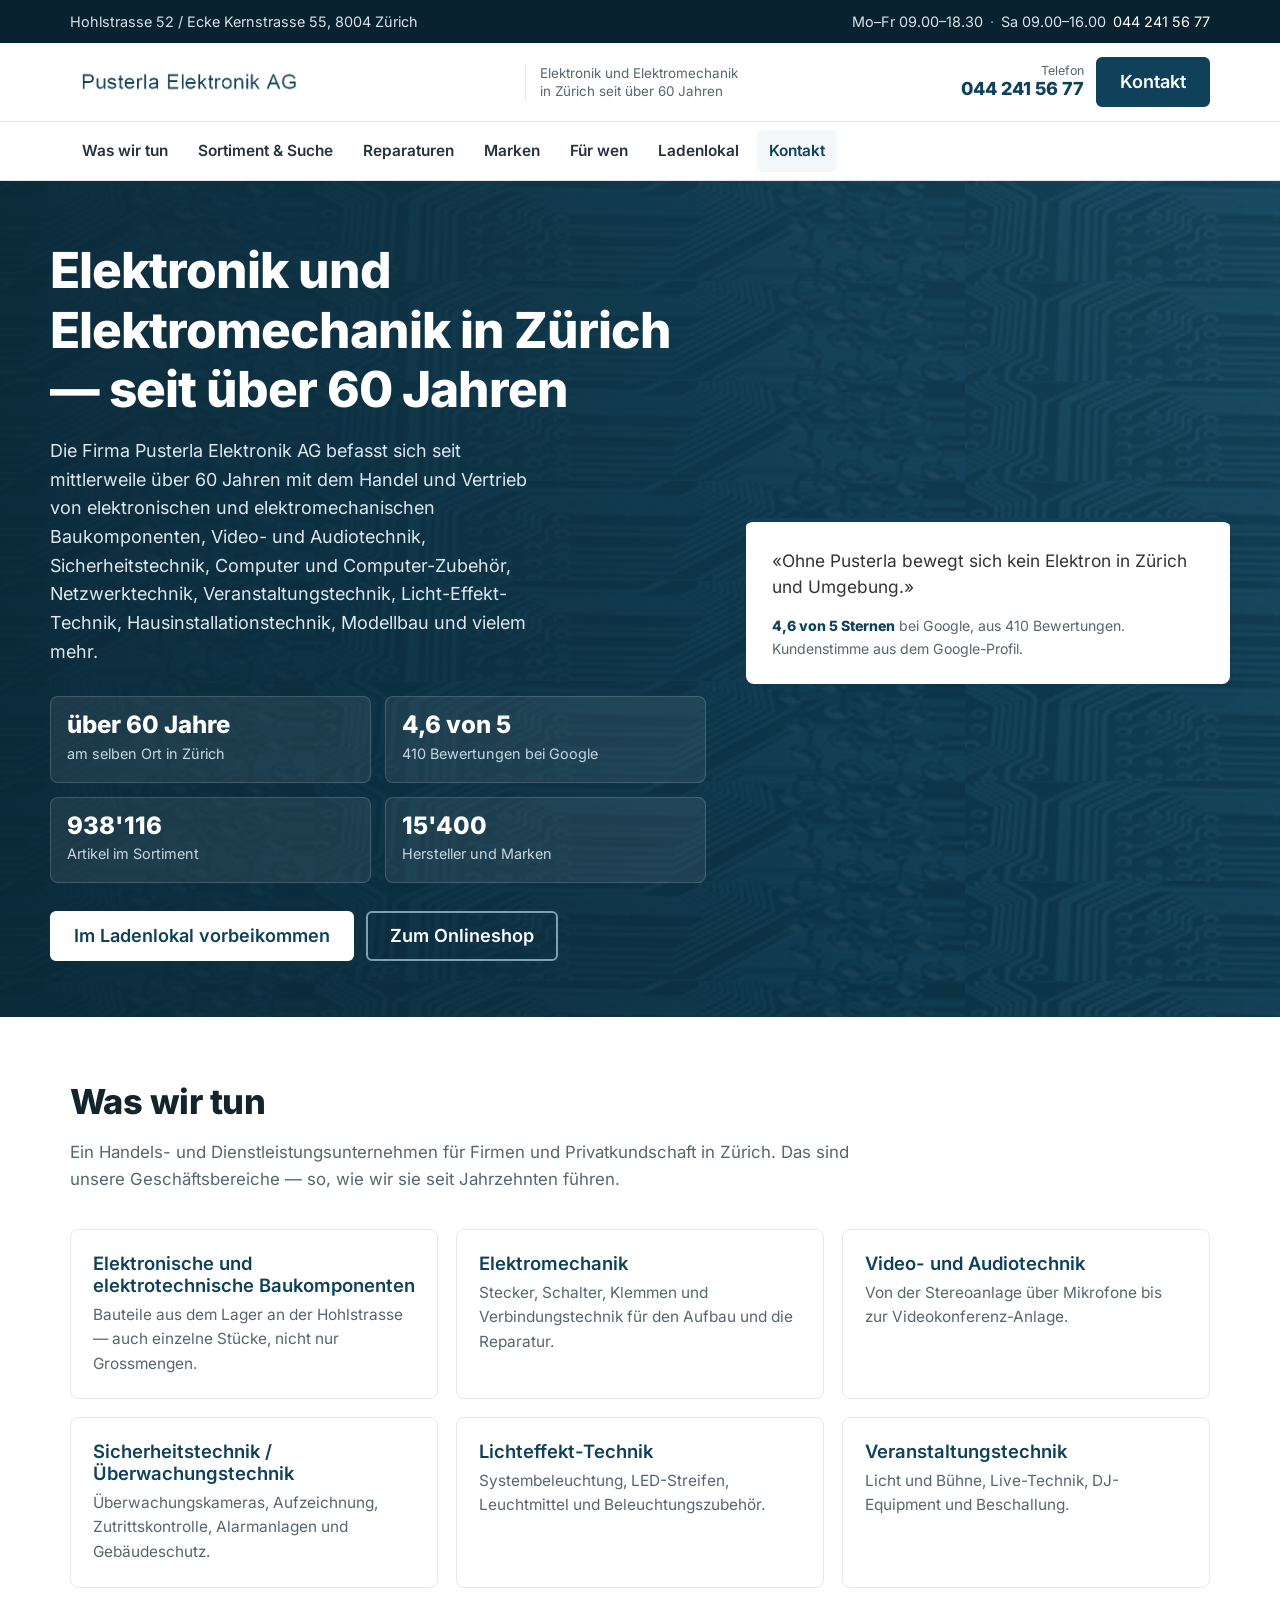
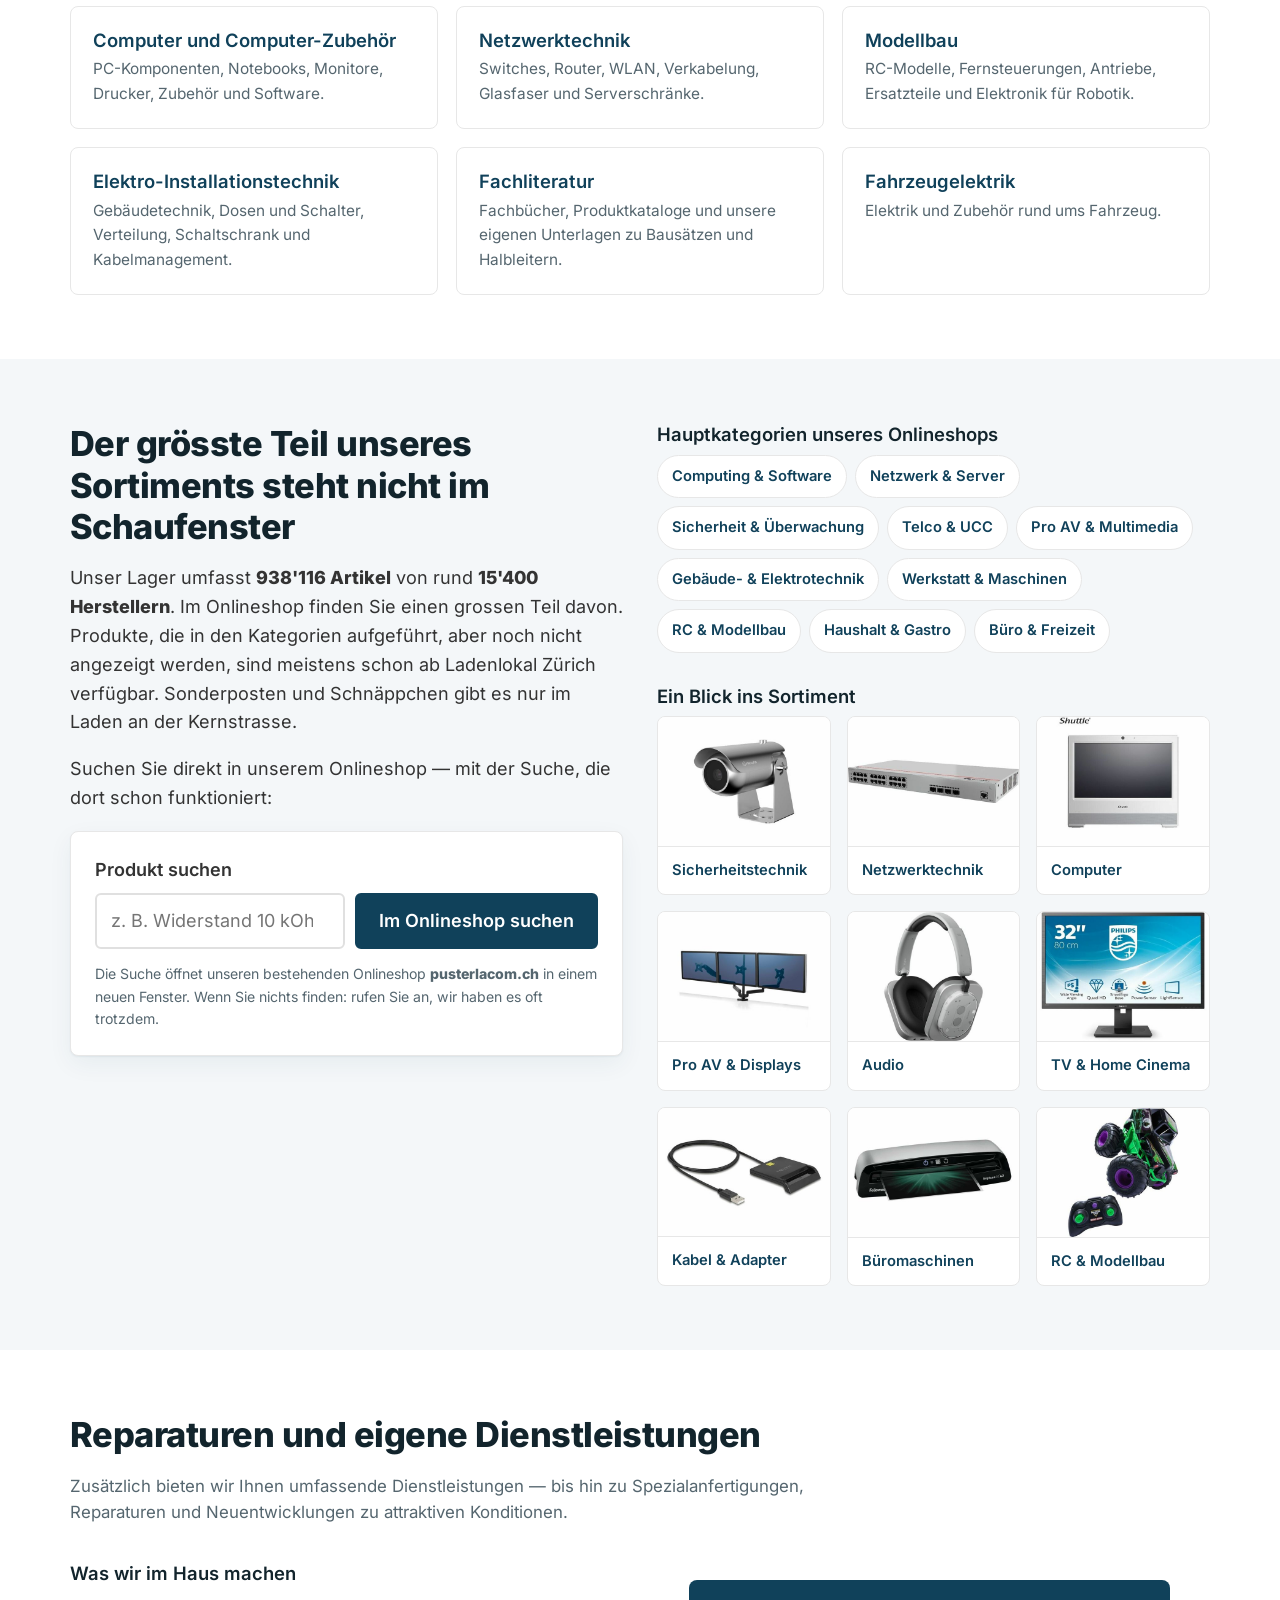
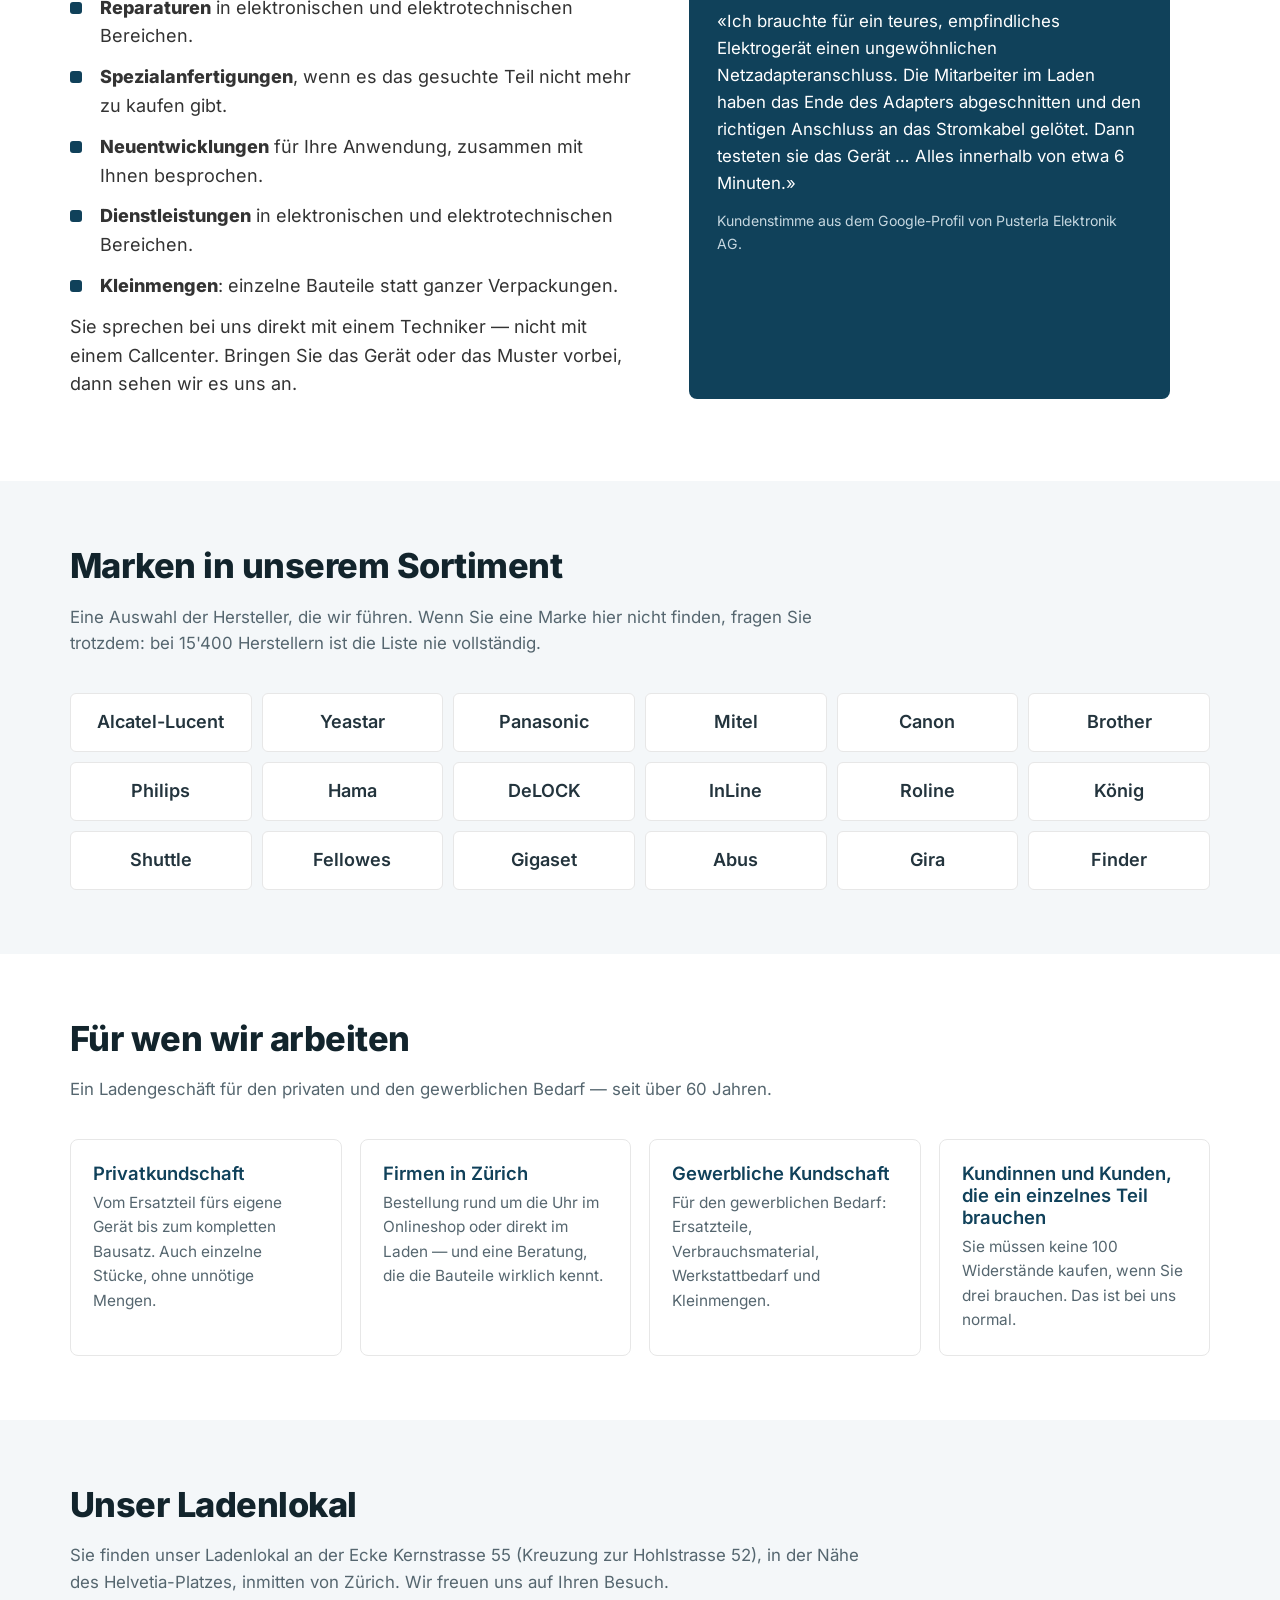
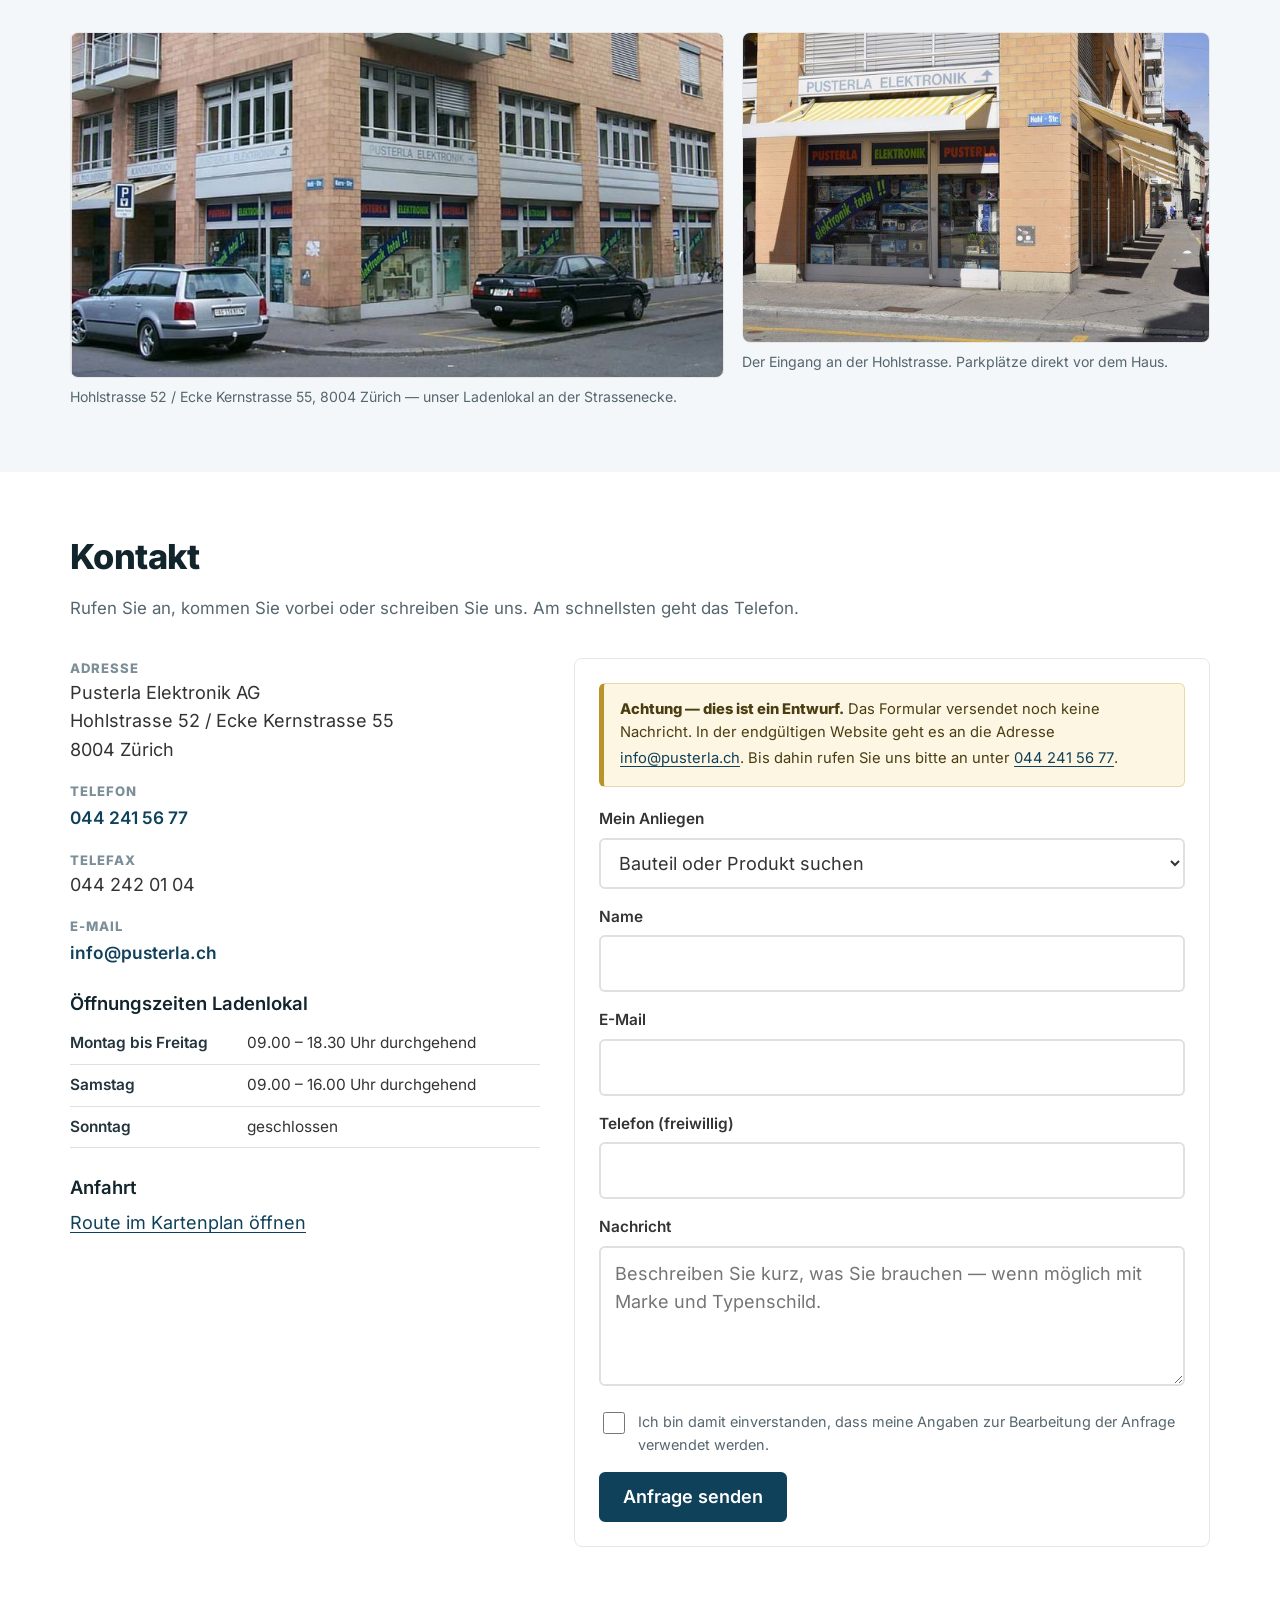
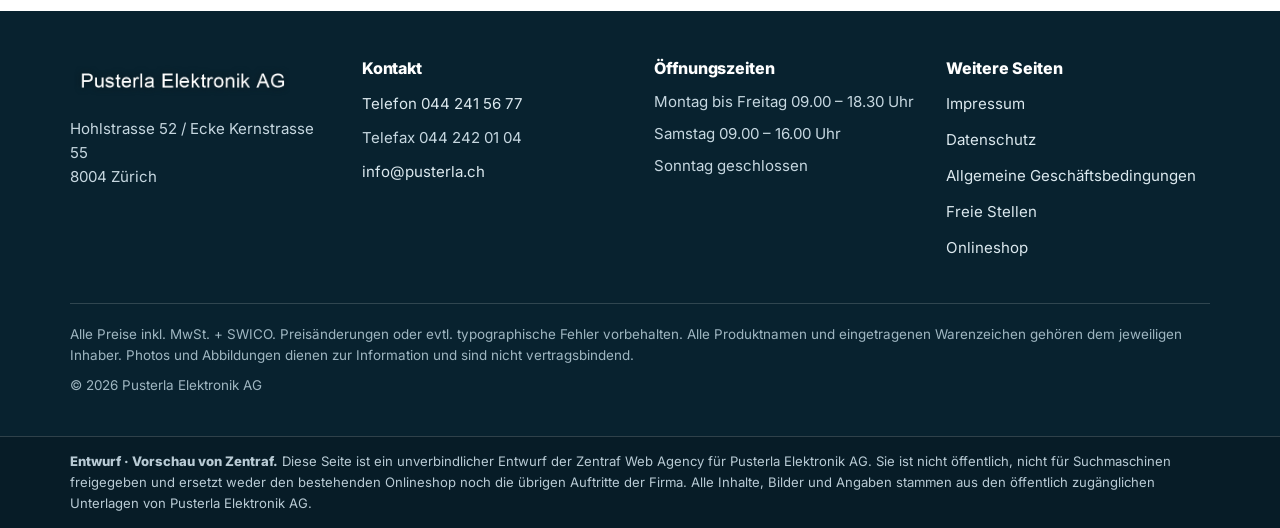
<file: index.html>
<!DOCTYPE html>
<html lang="de">
<head>
<meta charset="utf-8">
<meta name="viewport" content="width=device-width, initial-scale=1">
<title>Pusterla Elektronik AG — Elektronik und Elektromechanik in Zürich seit über 60 Jahren</title>
<meta name="description" content="Pusterla Elektronik AG, Hohlstrasse 52, 8004 Zürich: elektronische und elektromechanische Bauteile, Video- und Audiotechnik, Sicherheitstechnik, Netzwerktechnik, Computer und Modellbau. Über 60 Jahre am selben Ort, 938'116 Artikel, Reparaturen und Spezialanfertigungen. Tel. 044 241 56 77.">
<meta name="robots" content="noindex, nofollow">
<meta name="theme-color" content="#10415a">
<meta property="og:type" content="website">
<meta property="og:locale" content="de_CH">
<meta property="og:site_name" content="Pusterla Elektronik AG">
<meta property="og:title" content="Pusterla Elektronik AG — Elektronik und Elektromechanik in Zürich seit über 60 Jahren">
<meta property="og:description" content="Bauteile, Video- und Audiotechnik, Sicherheitstechnik, Netzwerke, Computer und Modellbau. Über 60 Jahre an der Hohlstrasse 52 in Zürich. Reparaturen und Spezialanfertigungen im Haus.">
<meta property="og:image" content="https://zentraf-official.github.io/pusterla-elektronik-demo/assets/marca/og-image.jpg">
<meta property="og:image:width" content="1200">
<meta property="og:image:height" content="630">
<meta property="og:image:alt" content="Pusterla Elektronik AG, Elektronik und Elektromechanik in Zürich seit über 60 Jahren">
<meta name="twitter:card" content="summary_large_image">
<link rel="canonical" href="https://zentraf-official.github.io/pusterla-elektronik-demo/">
<link rel="icon" href="favicon.ico" sizes="any">
<link rel="icon" href="assets/marca/favicon.png" type="image/png" sizes="512x512">
<link rel="apple-touch-icon" href="assets/marca/apple-touch-icon.png">
<link rel="preload" as="font" type="font/woff2" href="assets/fuentes/inter-400.woff2" crossorigin>
<link rel="preload" as="font" type="font/woff2" href="assets/fuentes/inter-800.woff2" crossorigin>
<link rel="stylesheet" href="styles.css">
<script>
  /* Alles, was sich bewegt, hängt an dieser Klasse. Wenn das JavaScript nicht
     lädt oder ein Fehler passiert, wird sie nach 3 Sekunden wieder entfernt —
     dann steht die ganze Seite ohne jede Animation da. Niemand sieht eine
     leere Seite. */
  document.documentElement.classList.add('js');
  setTimeout(function () {
    if (!window.__pusterlaListo) document.documentElement.classList.remove('js');
  }, 3000);
</script>
<script type="application/ld+json">
{
  "@context": "https://schema.org",
  "@type": "ElectronicsStore",
  "name": "Pusterla Elektronik AG",
  "description": "Handel und Vertrieb von elektronischen und elektromechanischen Baukomponenten, Video- und Audiotechnik, Sicherheitstechnik, Computer und Computer-Zubehör, Netzwerktechnik, Veranstaltungstechnik, Licht-Effekt-Technik, Hausinstallationstechnik und Modellbau. Dienstleistungen bis hin zu Spezialanfertigungen, Reparaturen und Neuentwicklungen.",
  "url": "https://zentraf-official.github.io/pusterla-elektronik-demo/",
  "sameAs": ["https://www.pusterlacom.ch/"],
  "image": "https://zentraf-official.github.io/pusterla-elektronik-demo/assets/marca/og-image.jpg",
  "logo": "https://zentraf-official.github.io/pusterla-elektronik-demo/assets/marca/logo-weiss.png",
  "telephone": "+41442415677",
  "faxNumber": "+41442420104",
  "email": "info@pusterla.ch",
  "address": {
    "@type": "PostalAddress",
    "streetAddress": "Hohlstrasse 52 / Ecke Kernstrasse 55",
    "postalCode": "8004",
    "addressLocality": "Zürich",
    "addressRegion": "ZH",
    "addressCountry": "CH"
  },
  "areaServed": { "@type": "City", "name": "Zürich" },
  "employee": { "@type": "Person", "name": "Jörg Loser", "jobTitle": "Geschäftsführer" },
  "openingHoursSpecification": [
    { "@type": "OpeningHoursSpecification", "dayOfWeek": ["Monday","Tuesday","Wednesday","Thursday","Friday"], "opens": "09:00", "closes": "18:30" },
    { "@type": "OpeningHoursSpecification", "dayOfWeek": "Saturday", "opens": "09:00", "closes": "16:00" }
  ],
  "aggregateRating": {
    "@type": "AggregateRating",
    "ratingValue": "4.6",
    "bestRating": "5",
    "reviewCount": "410"
  },
  "currenciesAccepted": "CHF",
  "paymentAccepted": "Bar, Rechnung, Kreditkarte",
  "makesOffer": [
    { "@type": "Offer", "itemOffered": { "@type": "Service", "name": "Elektronische und elektrotechnische Baukomponenten" } },
    { "@type": "Offer", "itemOffered": { "@type": "Service", "name": "Elektromechanik" } },
    { "@type": "Offer", "itemOffered": { "@type": "Service", "name": "Video- und Audiotechnik" } },
    { "@type": "Offer", "itemOffered": { "@type": "Service", "name": "Sicherheitstechnik und Überwachungstechnik" } },
    { "@type": "Offer", "itemOffered": { "@type": "Service", "name": "Lichteffekt-Technik" } },
    { "@type": "Offer", "itemOffered": { "@type": "Service", "name": "Veranstaltungstechnik" } },
    { "@type": "Offer", "itemOffered": { "@type": "Service", "name": "Computer und Computer-Zubehör" } },
    { "@type": "Offer", "itemOffered": { "@type": "Service", "name": "Netzwerktechnik" } },
    { "@type": "Offer", "itemOffered": { "@type": "Service", "name": "Modellbau" } },
    { "@type": "Offer", "itemOffered": { "@type": "Service", "name": "Elektro-Installationstechnik" } },
    { "@type": "Offer", "itemOffered": { "@type": "Service", "name": "Fachliteratur" } },
    { "@type": "Offer", "itemOffered": { "@type": "Service", "name": "Fahrzeugelektrik" } },
    { "@type": "Offer", "itemOffered": { "@type": "Service", "name": "Reparaturen" } },
    { "@type": "Offer", "itemOffered": { "@type": "Service", "name": "Neuentwicklungen und Spezialanfertigungen" } }
  ]
}
</script>
</head>
<body>

<a class="saltar" href="#inhalt">Direkt zum Inhalt</a>

<!-- ══ KONTAKTLEISTE ══ -->
<div class="barra">
  <div class="barra__interior">
    <span class="barra__dato">
      Hohlstrasse 52 / Ecke Kernstrasse 55, 8004 Zürich
    </span>
    <span class="barra__dato">
      <span class="barra__horas">
        <span>Mo–Fr 09.00–18.30</span>
        <span class="barra__punto" aria-hidden="true">·</span>
        <span>Sa 09.00–16.00</span>
      </span>
      <a href="tel:+41442415677">044 241 56 77</a>
    </span>
  </div>
</div>

<!-- ══ KOPFZEILE ══ -->
<header class="cabecera">
  <div class="cabecera__interior">
    <a class="cabecera__marca" href="index.html">
      <img class="cabecera__logo" src="assets/marca/logo-dunkel.png" width="505" height="100"
           alt="Pusterla Elektronik AG">
    </a>
    <p class="cabecera__lema">
      Elektronik und Elektromechanik<br>in Zürich seit über 60 Jahren
    </p>
    <div class="cabecera__acciones">
      <a class="cabecera__tel" href="tel:+41442415677">
        <small>Telefon</small>
        044 241 56 77
      </a>
      <a class="boton" href="#kontakt">Kontakt</a>
    </div>
  </div>

  <nav class="nav" aria-label="Hauptmenü">
    <ul class="nav__lista">
      <li><a class="nav__enlace" href="#leistungen">Was wir tun</a></li>
      <li><a class="nav__enlace" href="#sortiment">Sortiment &amp; Suche</a></li>
      <li><a class="nav__enlace" href="#reparaturen">Reparaturen</a></li>
      <li><a class="nav__enlace" href="#marken">Marken</a></li>
      <li><a class="nav__enlace" href="#kundschaft">Für wen</a></li>
      <li><a class="nav__enlace" href="#ladenlokal">Ladenlokal</a></li>
      <li><a class="nav__enlace" href="#kontakt">Kontakt</a></li>
    </ul>
  </nav>
</header>

<main id="inhalt">

  <!-- ══ 1. PORTADA ══ -->
  <section class="heroe">
    <div class="contenedor heroe__interior">
      <div class="heroe__rejilla">
        <div>
          <h1>Elektronik und Elektromechanik in Zürich — seit über 60 Jahren</h1>
          <p class="heroe__entrada">
            Die Firma Pusterla Elektronik AG befasst sich seit mittlerweile über 60 Jahren mit dem
            Handel und Vertrieb von elektronischen und elektromechanischen Baukomponenten,
            Video- und Audiotechnik, Sicherheitstechnik, Computer und Computer-Zubehör,
            Netzwerktechnik, Veranstaltungstechnik, Licht-Effekt-Technik, Hausinstallationstechnik,
            Modellbau und vielem mehr.
          </p>
          <ul class="cifras">
            <li><b>über 60 Jahre</b><span>am selben Ort in Zürich</span></li>
            <li><b>4,6 von 5</b><span>410 Bewertungen bei Google</span></li>
            <li><b>938'116</b><span>Artikel im Sortiment</span></li>
            <li><b>15'400</b><span>Hersteller und Marken</span></li>
          </ul>
          <div class="fila-botones" style="margin-top:28px">
            <a class="boton boton--sobre-oscuro" href="#kontakt">Im Ladenlokal vorbeikommen</a>
            <a class="boton boton--linea-clara" href="https://www.pusterlacom.ch/" target="_blank" rel="noopener">Zum Onlineshop</a>
          </div>
        </div>

        <figure class="cita">
          <blockquote>Ohne Pusterla bewegt sich kein Elektron in Zürich und Umgebung.</blockquote>
          <figcaption>
            <span class="cita__estrellas">4,6 von 5 Sternen</span> bei Google, aus 410 Bewertungen.
            Kundenstimme aus dem Google-Profil.
          </figcaption>
        </figure>
      </div>
    </div>
  </section>

  <!-- ══ 2. WAS WIR TUN ══ -->
  <section class="seccion" id="leistungen">
    <div class="contenedor">
      <div class="seccion__cabecera revelar">
        <h2>Was wir tun</h2>
        <p>
          Ein Handels- und Dienstleistungsunternehmen für Firmen und Privatkundschaft in Zürich.
          Das sind unsere Geschäftsbereiche — so, wie wir sie seit Jahrzehnten führen.
        </p>
      </div>

      <div class="rejilla rejilla--3">
        <article class="tarjeta revelar">
          <h3>Elektronische und elektrotechnische Baukomponenten</h3>
          <p>Bauteile aus dem Lager an der Hohlstrasse — auch einzelne Stücke, nicht nur Grossmengen.</p>
        </article>
        <article class="tarjeta revelar">
          <h3>Elektromechanik</h3>
          <p>Stecker, Schalter, Klemmen und Verbindungstechnik für den Aufbau und die Reparatur.</p>
        </article>
        <article class="tarjeta revelar">
          <h3>Video- und Audiotechnik</h3>
          <p>Von der Stereoanlage über Mikrofone bis zur Videokonferenz-Anlage.</p>
        </article>
        <article class="tarjeta revelar">
          <h3>Sicherheitstechnik / Überwachungstechnik</h3>
          <p>Überwachungskameras, Aufzeichnung, Zutrittskontrolle, Alarmanlagen und Gebäudeschutz.</p>
        </article>
        <article class="tarjeta revelar">
          <h3>Lichteffekt-Technik</h3>
          <p>Systembeleuchtung, LED-Streifen, Leuchtmittel und Beleuchtungszubehör.</p>
        </article>
        <article class="tarjeta revelar">
          <h3>Veranstaltungstechnik</h3>
          <p>Licht und Bühne, Live-Technik, DJ-Equipment und Beschallung.</p>
        </article>
        <article class="tarjeta revelar">
          <h3>Computer und Computer-Zubehör</h3>
          <p>PC-Komponenten, Notebooks, Monitore, Drucker, Zubehör und Software.</p>
        </article>
        <article class="tarjeta revelar">
          <h3>Netzwerktechnik</h3>
          <p>Switches, Router, WLAN, Verkabelung, Glasfaser und Serverschränke.</p>
        </article>
        <article class="tarjeta revelar">
          <h3>Modellbau</h3>
          <p>RC-Modelle, Fernsteuerungen, Antriebe, Ersatzteile und Elektronik für Robotik.</p>
        </article>
        <article class="tarjeta revelar">
          <h3>Elektro-Installationstechnik</h3>
          <p>Gebäudetechnik, Dosen und Schalter, Verteilung, Schaltschrank und Kabelmanagement.</p>
        </article>
        <article class="tarjeta revelar">
          <h3>Fachliteratur</h3>
          <p>Fachbücher, Produktkataloge und unsere eigenen Unterlagen zu Bausätzen und Halbleitern.</p>
        </article>
        <article class="tarjeta revelar">
          <h3>Fahrzeugelektrik</h3>
          <p>Elektrik und Zubehör rund ums Fahrzeug.</p>
        </article>
      </div>
    </div>
  </section>

  <!-- ══ 3. SORTIMENT UND SUCHE ══ -->
  <section class="seccion seccion--suave" id="sortiment">
    <div class="contenedor">
      <div class="sortiment__rejilla">
        <div class="revelar">
          <h2>Der grösste Teil unseres Sortiments steht nicht im Schaufenster</h2>
          <p>
            Unser Lager umfasst <strong>938'116 Artikel</strong> von rund <strong>15'400 Herstellern</strong>.
            Im Onlineshop finden Sie einen grossen Teil davon. Produkte, die in den Kategorien
            aufgeführt, aber noch nicht angezeigt werden, sind meistens schon ab Ladenlokal Zürich
            verfügbar. Sonderposten und Schnäppchen gibt es nur im Laden an der Kernstrasse.
          </p>
          <p>
            Suchen Sie direkt in unserem Onlineshop — mit der Suche, die dort schon funktioniert:
          </p>

          <!-- La caja de búsqueda envía al catálogo REAL del cliente
               (https://www.pusterlacom.ch/de/search?q=…). Funciona sin JavaScript
               porque es un formulario nativo.

               Detalle técnico: el <form> que da servicio a esta caja está al final
               de la página (ver «Formular für die Produktsuche» antes de </main>),
               y el campo y el botón se asocian a él con el atributo `form` de HTML.
               Así el PRIMER formulario de la página es el formulario de contacto,
               que es el que revisa el control de calidad de la casa. -->
          <div class="buscador">
            <label for="produktsuche">Produkt suchen</label>
            <div class="buscador__fila">
              <input type="search" id="produktsuche" name="q" maxlength="40" autocomplete="off"
                     form="produktsuche-shop"
                     placeholder="z. B. Widerstand 10 kOhm, XLR-Stecker, Netzteil 12 V">
              <button class="boton" type="submit" form="produktsuche-shop">Im Onlineshop suchen</button>
            </div>
            <p class="buscador__nota">
              Die Suche öffnet unseren bestehenden Onlineshop
              <strong>pusterlacom.ch</strong> in einem neuen Fenster. Wenn Sie nichts finden:
              rufen Sie an, wir haben es oft trotzdem.
            </p>
          </div>
        </div>

        <div class="revelar">
          <h3>Hauptkategorien unseres Onlineshops</h3>
          <ul class="etiquetas">
            <li><a href="https://www.pusterlacom.ch/de/categories/computing--software" target="_blank" rel="noopener">Computing &amp; Software</a></li>
            <li><a href="https://www.pusterlacom.ch/de/categories/netzwerk--server" target="_blank" rel="noopener">Netzwerk &amp; Server</a></li>
            <li><a href="https://www.pusterlacom.ch/de/categories/netzwerk--server/sicherheit--eberwachung" target="_blank" rel="noopener">Sicherheit &amp; Überwachung</a></li>
            <li><a href="https://www.pusterlacom.ch/de/categories/telco--ucc" target="_blank" rel="noopener">Telco &amp; UCC</a></li>
            <li><a href="https://www.pusterlacom.ch/de/categories/pro-av--multimedia" target="_blank" rel="noopener">Pro AV &amp; Multimedia</a></li>
            <li><a href="https://www.pusterlacom.ch/de/categories/gebaeude--elektrotechnik" target="_blank" rel="noopener">Gebäude- &amp; Elektrotechnik</a></li>
            <li><a href="https://www.pusterlacom.ch/de/categories/gebaeude--elektrotechnik/werkstatt--maschinen" target="_blank" rel="noopener">Werkstatt &amp; Maschinen</a></li>
            <li><a href="https://www.pusterlacom.ch/de/categories/buero--freizeit/rc--modellbau-3601" target="_blank" rel="noopener">RC &amp; Modellbau</a></li>
            <li><a href="https://www.pusterlacom.ch/de/categories/haushalt--gastro" target="_blank" rel="noopener">Haushalt &amp; Gastro</a></li>
            <li><a href="https://www.pusterlacom.ch/de/categories/buero--freizeit" target="_blank" rel="noopener">Büro &amp; Freizeit</a></li>
          </ul>

          <h3 style="margin-top:32px">Ein Blick ins Sortiment</h3>
          <div class="productos">
            <figure class="producto">
              <img src="assets/produkte/ueberwachung.jpg" width="560" height="420" loading="lazy" decoding="async"
                   alt="Überwachungskamera aus dem Sortiment von Pusterla Elektronik">
              <figcaption>Sicherheitstechnik</figcaption>
            </figure>
            <figure class="producto">
              <img src="assets/produkte/netzwerk.jpg" width="560" height="420" loading="lazy" decoding="async"
                   alt="19-Zoll-Netzwerkgerät aus dem Sortiment von Pusterla Elektronik">
              <figcaption>Netzwerktechnik</figcaption>
            </figure>
            <figure class="producto">
              <img src="assets/produkte/computer.jpg" width="560" height="420" loading="lazy" decoding="async"
                   alt="Computer mit Monitor aus dem Sortiment von Pusterla Elektronik">
              <figcaption>Computer</figcaption>
            </figure>
            <figure class="producto">
              <img src="assets/produkte/displays.jpg" width="560" height="420" loading="lazy" decoding="async"
                   alt="Drei Displays an einer Wandhalterung aus dem Sortiment von Pusterla Elektronik">
              <figcaption>Pro AV &amp; Displays</figcaption>
            </figure>
            <figure class="producto">
              <img src="assets/produkte/kopfhoerer.jpg" width="560" height="420" loading="lazy" decoding="async"
                   alt="Kopfhörer aus dem Sortiment von Pusterla Elektronik">
              <figcaption>Audio</figcaption>
            </figure>
            <figure class="producto">
              <img src="assets/produkte/tv.jpg" width="560" height="420" loading="lazy" decoding="async"
                   alt="Fernseher mit 32 Zoll Bilddiagonale aus dem Sortiment von Pusterla Elektronik">
              <figcaption>TV &amp; Home Cinema</figcaption>
            </figure>
            <figure class="producto">
              <img src="assets/produkte/kabel.jpg" width="560" height="420" loading="lazy" decoding="async"
                   alt="Kabel mit USB-Adapter aus dem Sortiment von Pusterla Elektronik">
              <figcaption>Kabel &amp; Adapter</figcaption>
            </figure>
            <figure class="producto">
              <img src="assets/produkte/bueromaschinen.jpg" width="560" height="420" loading="lazy" decoding="async"
                   alt="Laminiergerät aus dem Sortiment von Pusterla Elektronik">
              <figcaption>Büromaschinen</figcaption>
            </figure>
            <figure class="producto">
              <img src="assets/produkte/modellbau.jpg" width="560" height="420" loading="lazy" decoding="async"
                   alt="RC-Modellfahrzeug mit Funkfernsteuerung aus dem Sortiment von Pusterla Elektronik">
              <figcaption>RC &amp; Modellbau</figcaption>
            </figure>
          </div>
        </div>
      </div>
    </div>
  </section>

  <!-- ══ 4. REPARATUREN UND EIGENE DIENSTLEISTUNGEN ══ -->
  <section class="seccion" id="reparaturen">
    <div class="contenedor">
      <div class="seccion__cabecera revelar">
        <h2>Reparaturen und eigene Dienstleistungen</h2>
        <p>
          Zusätzlich bieten wir Ihnen umfassende Dienstleistungen — bis hin zu
          Spezialanfertigungen, Reparaturen und Neuentwicklungen zu attraktiven Konditionen.
        </p>
      </div>

      <div class="rejilla rejilla--2">
        <div class="revelar">
          <h3>Was wir im Haus machen</h3>
          <ul class="lista-marcada">
            <li><strong>Reparaturen</strong> in elektronischen und elektrotechnischen Bereichen.</li>
            <li><strong>Spezialanfertigungen</strong>, wenn es das gesuchte Teil nicht mehr zu kaufen gibt.</li>
            <li><strong>Neuentwicklungen</strong> für Ihre Anwendung, zusammen mit Ihnen besprochen.</li>
            <li><strong>Dienstleistungen</strong> in elektronischen und elektrotechnischen Bereichen.</li>
            <li><strong>Kleinmengen</strong>: einzelne Bauteile statt ganzer Verpackungen.</li>
          </ul>
          <p>
            Sie sprechen bei uns direkt mit einem Techniker — nicht mit einem Callcenter.
            Bringen Sie das Gerät oder das Muster vorbei, dann sehen wir es uns an.
          </p>
        </div>

        <figure class="destacado revelar">
          <blockquote>
            «Ich brauchte für ein teures, empfindliches Elektrogerät einen ungewöhnlichen
            Netzadapteranschluss. Die Mitarbeiter im Laden haben das Ende des Adapters
            abgeschnitten und den richtigen Anschluss an das Stromkabel gelötet. Dann testeten
            sie das Gerät … Alles innerhalb von etwa 6 Minuten.»
          </blockquote>
          <figcaption>Kundenstimme aus dem Google-Profil von Pusterla Elektronik AG.</figcaption>
        </figure>
      </div>
    </div>
  </section>

  <!-- ══ 5. MARKEN ══ -->
  <section class="seccion seccion--suave" id="marken">
    <div class="contenedor">
      <div class="seccion__cabecera revelar">
        <h2>Marken in unserem Sortiment</h2>
        <p>
          Eine Auswahl der Hersteller, die wir führen. Wenn Sie eine Marke hier nicht finden,
          fragen Sie trotzdem: bei 15'400 Herstellern ist die Liste nie vollständig.
        </p>
      </div>
      <ul class="marcas revelar">
        <li>Alcatel-Lucent</li>
        <li>Yeastar</li>
        <li>Panasonic</li>
        <li>Mitel</li>
        <li>Canon</li>
        <li>Brother</li>
        <li>Philips</li>
        <li>Hama</li>
        <li>DeLOCK</li>
        <li>InLine</li>
        <li>Roline</li>
        <li>König</li>
        <li>Shuttle</li>
        <li>Fellowes</li>
        <li>Gigaset</li>
        <li>Abus</li>
        <li>Gira</li>
        <li>Finder</li>
      </ul>
    </div>
  </section>

  <!-- ══ 6. FÜR WEN WIR ARBEITEN ══ -->
  <section class="seccion" id="kundschaft">
    <div class="contenedor">
      <div class="seccion__cabecera revelar">
        <h2>Für wen wir arbeiten</h2>
        <p>Ein Ladengeschäft für den privaten und den gewerblichen Bedarf — seit über 60 Jahren.</p>
      </div>
      <div class="rejilla rejilla--4">
        <article class="tarjeta revelar">
          <h3>Privatkundschaft</h3>
          <p>Vom Ersatzteil fürs eigene Gerät bis zum kompletten Bausatz. Auch einzelne Stücke,
             ohne unnötige Mengen.</p>
        </article>
        <article class="tarjeta revelar">
          <h3>Firmen in Zürich</h3>
          <p>Bestellung rund um die Uhr im Onlineshop oder direkt im Laden — und eine Beratung,
             die die Bauteile wirklich kennt.</p>
        </article>
        <article class="tarjeta revelar">
          <h3>Gewerbliche Kundschaft</h3>
          <p>Für den gewerblichen Bedarf: Ersatzteile, Verbrauchsmaterial, Werkstattbedarf und
             Kleinmengen.</p>
        </article>
        <article class="tarjeta revelar">
          <h3>Kundinnen und Kunden, die ein einzelnes Teil brauchen</h3>
          <p>Sie müssen keine 100 Widerstände kaufen, wenn Sie drei brauchen. Das ist bei uns
             normal.</p>
        </article>
      </div>
    </div>
  </section>

  <!-- ══ 7. LADENLOKAL & KONTAKT ══ -->
  <section class="seccion seccion--suave" id="ladenlokal">
    <div class="contenedor">
      <div class="seccion__cabecera revelar">
        <h2>Unser Ladenlokal</h2>
        <p>
          Sie finden unser Ladenlokal an der Ecke Kernstrasse 55 (Kreuzung zur Hohlstrasse 52),
          in der Nähe des Helvetia-Platzes, inmitten von Zürich. Wir freuen uns auf Ihren Besuch.
        </p>
      </div>

      <div class="fotos-tienda">
        <figure class="foto-marco foto-marco--gross revelar">
          <img src="assets/fotos/ladenlokal-900.jpg" width="900" height="474" loading="lazy" decoding="async"
               alt="Ladenlokal von Pusterla Elektronik AG an der Ecke Hohlstrasse 52 / Kernstrasse 55 in Zürich">
          <figcaption>
            Hohlstrasse 52 / Ecke Kernstrasse 55, 8004 Zürich — unser Ladenlokal an der Strassenecke.
          </figcaption>
        </figure>
        <figure class="foto-marco foto-marco--klein revelar">
          <img src="assets/fotos/eingang-600.jpg" width="600" height="398" loading="lazy" decoding="async"
               alt="Eingang des Ladenlokals von Pusterla Elektronik AG, Hohl-Str. 52 in Zürich">
          <figcaption>Der Eingang an der Hohlstrasse. Parkplätze direkt vor dem Haus.</figcaption>
        </figure>
      </div>
    </div>
  </section>

  <section class="seccion" id="kontakt">
    <div class="contenedor">
      <div class="seccion__cabecera revelar">
        <h2>Kontakt</h2>
        <p>Rufen Sie an, kommen Sie vorbei oder schreiben Sie uns. Am schnellsten geht das Telefon.</p>
      </div>

      <div class="contacto__rejilla">
        <div class="revelar">
          <ul class="datos">
            <li>
              <b>Adresse</b>
              Pusterla Elektronik AG<br>
              Hohlstrasse 52 / Ecke Kernstrasse 55<br>
              8004 Zürich
            </li>
            <li>
              <b>Telefon</b>
              <a href="tel:+41442415677">044 241 56 77</a>
            </li>
            <li>
              <b>Telefax</b>
              <span>044 242 01 04</span>
            </li>
            <li>
              <b>E-Mail</b>
              <a href="mailto:info@pusterla.ch">info@pusterla.ch</a>
            </li>
          </ul>

          <h3>Öffnungszeiten Ladenlokal</h3>
          <table class="horario">
            <caption class="visualmente-oculto">Öffnungszeiten des Ladenlokals</caption>
            <tbody>
              <tr><th scope="row">Montag bis Freitag</th><td>09.00 – 18.30 Uhr durchgehend</td></tr>
              <tr><th scope="row">Samstag</th><td>09.00 – 16.00 Uhr durchgehend</td></tr>
              <tr><th scope="row">Sonntag</th><td>geschlossen</td></tr>
            </tbody>
          </table>

          <h3 style="margin-top:28px">Anfahrt</h3>
          <p>
            <a href="https://www.google.com/maps/search/?api=1&amp;query=Pusterla+Elektronik+AG%2C+Hohlstrasse+52%2C+8004+Z%C3%BCrich"
               target="_blank" rel="noopener">Route im Kartenplan öffnen</a>
          </p>
        </div>

        <div class="formulario revelar">
          <p class="formulario__aviso">
            <strong>Achtung — dies ist ein Entwurf.</strong> Das Formular versendet noch keine
            Nachricht. In der endgültigen Website geht es an die Adresse
            <a href="mailto:info@pusterla.ch">info@pusterla.ch</a>. Bis dahin rufen Sie uns bitte
            an unter <a href="tel:+41442415677">044 241 56 77</a>.
          </p>

          <form id="anfrage" method="get" action="index.html#kontakt" novalidate>
            <div class="campo">
              <label for="anliegen">Mein Anliegen</label>
              <select id="anliegen" name="anliegen">
                <option>Bauteil oder Produkt suchen</option>
                <option>Reparatur</option>
                <option>Spezialanfertigung oder Neuentwicklung</option>
                <option>Beratung</option>
                <option>Sonstiges</option>
              </select>
            </div>
            <div class="campo">
              <label for="nombre">Name</label>
              <input type="text" id="nombre" name="nombre" autocomplete="name" required>
            </div>
            <div class="campo">
              <label for="email">E-Mail</label>
              <input type="email" id="email" name="email" autocomplete="email" required>
            </div>
            <div class="campo">
              <label for="telefono">Telefon (freiwillig)</label>
              <input type="tel" id="telefono" name="telefono" autocomplete="tel">
            </div>
            <div class="campo">
              <label for="mensaje">Nachricht</label>
              <textarea id="mensaje" name="mensaje" required
                        placeholder="Beschreiben Sie kurz, was Sie brauchen — wenn möglich mit Marke und Typenschild."></textarea>
            </div>

            <!-- Anti-Spam-Falle: für Menschen unsichtbar, für Bots ein Köder.
                 Kein Pflichtfeld, stört die Bedienung nicht. -->
            <div class="visualmente-oculto" aria-hidden="true">
              <label for="_trampa">Bitte nicht ausfüllen</label>
              <input type="text" id="_trampa" name="_trampa" tabindex="-1" autocomplete="off">
            </div>
            <div class="campo campo--casilla">
              <input type="checkbox" id="einverstanden" name="einverstanden" required>
              <label for="einverstanden">
                Ich bin damit einverstanden, dass meine Angaben zur Bearbeitung der Anfrage
                verwendet werden.
              </label>
            </div>
            <button class="boton" type="submit">Anfrage senden</button>
            <p class="formulario__respuesta" id="respuestaFormulario" hidden></p>
            <noscript>
              <p class="formulario__respuesta">
                Ohne JavaScript kann dieses Formular nichts senden. Bitte rufen Sie uns an unter
                <a href="tel:+41442415677">044 241 56 77</a> oder schreiben Sie an
                <a href="mailto:info@pusterla.ch">info@pusterla.ch</a>.
              </p>
            </noscript>
          </form>
        </div>
      </div>
    </div>
  </section>

  <!-- Formular für die Produktsuche im Block «Sortiment» weiter oben.
       Es ist absichtlich leer und steht hier am Ende: das Suchfeld und der
       Suchknopf oben gehören über das HTML-Attribut `form` zu diesem Formular.
       So funktioniert die Produktsuche ganz ohne JavaScript, und das erste
       Formular der Seite bleibt das Kontaktformular. -->
  <form id="produktsuche-shop" action="https://www.pusterlacom.ch/de/search"
        method="get" target="_blank" rel="noopener" aria-hidden="true"></form>

</main>

<!-- ══ 8. FUSSZEILE ══ -->
<footer class="pie">
  <div class="contenedor">
    <div class="pie__rejilla">
      <div>
        <img class="pie__logo" src="assets/marca/logo-weiss.png" width="505" height="100"
             alt="Pusterla Elektronik AG">
        <p>
          Hohlstrasse 52 / Ecke Kernstrasse 55<br>
          8004 Zürich
        </p>
      </div>
      <div>
        <h2>Kontakt</h2>
        <ul>
          <li><a href="tel:+41442415677">Telefon 044 241 56 77</a></li>
          <li>Telefax 044 242 01 04</li>
          <li><a href="mailto:info@pusterla.ch">info@pusterla.ch</a></li>
        </ul>
      </div>
      <div>
        <h2>Öffnungszeiten</h2>
        <ul>
          <li>Montag bis Freitag 09.00 – 18.30 Uhr</li>
          <li>Samstag 09.00 – 16.00 Uhr</li>
          <li>Sonntag geschlossen</li>
        </ul>
      </div>
      <div>
        <h2>Weitere Seiten</h2>
        <ul>
          <li><a href="impressum.html">Impressum</a></li>
          <li><a href="datenschutz.html">Datenschutz</a></li>
          <li><a href="https://www.pusterlacom.ch/de/page/conditions" target="_blank" rel="noopener">Allgemeine Geschäftsbedingungen</a></li>
          <li><a href="https://www.pusterlacom.ch/de/page/freie_stellen" target="_blank" rel="noopener">Freie Stellen</a></li>
          <li><a href="https://www.pusterlacom.ch/" target="_blank" rel="noopener">Onlineshop</a></li>
        </ul>
      </div>
    </div>

    <div class="pie__legal">
      <p>
        Alle Preise inkl. MwSt. + SWICO. Preisänderungen oder evtl. typographische Fehler
        vorbehalten. Alle Produktnamen und eingetragenen Warenzeichen gehören dem jeweiligen
        Inhaber. Photos und Abbildungen dienen zur Information und sind nicht vertragsbindend.
      </p>
      <p>© 2026 Pusterla Elektronik AG</p>
    </div>
  </div>

  <div class="pie__aviso">
    <p>
      <strong>Entwurf · Vorschau von Zentraf.</strong>
      Diese Seite ist ein unverbindlicher Entwurf der Zentraf Web Agency für Pusterla Elektronik AG.
      Sie ist nicht öffentlich, nicht für Suchmaschinen freigegeben und ersetzt weder den
      bestehenden Onlineshop noch die übrigen Auftritte der Firma. Alle Inhalte, Bilder und
      Angaben stammen aus den öffentlich zugänglichen Unterlagen von Pusterla Elektronik AG.
    </p>
  </div>
</footer>

<script src="app.js" defer></script>
</body>
</html>
</file>
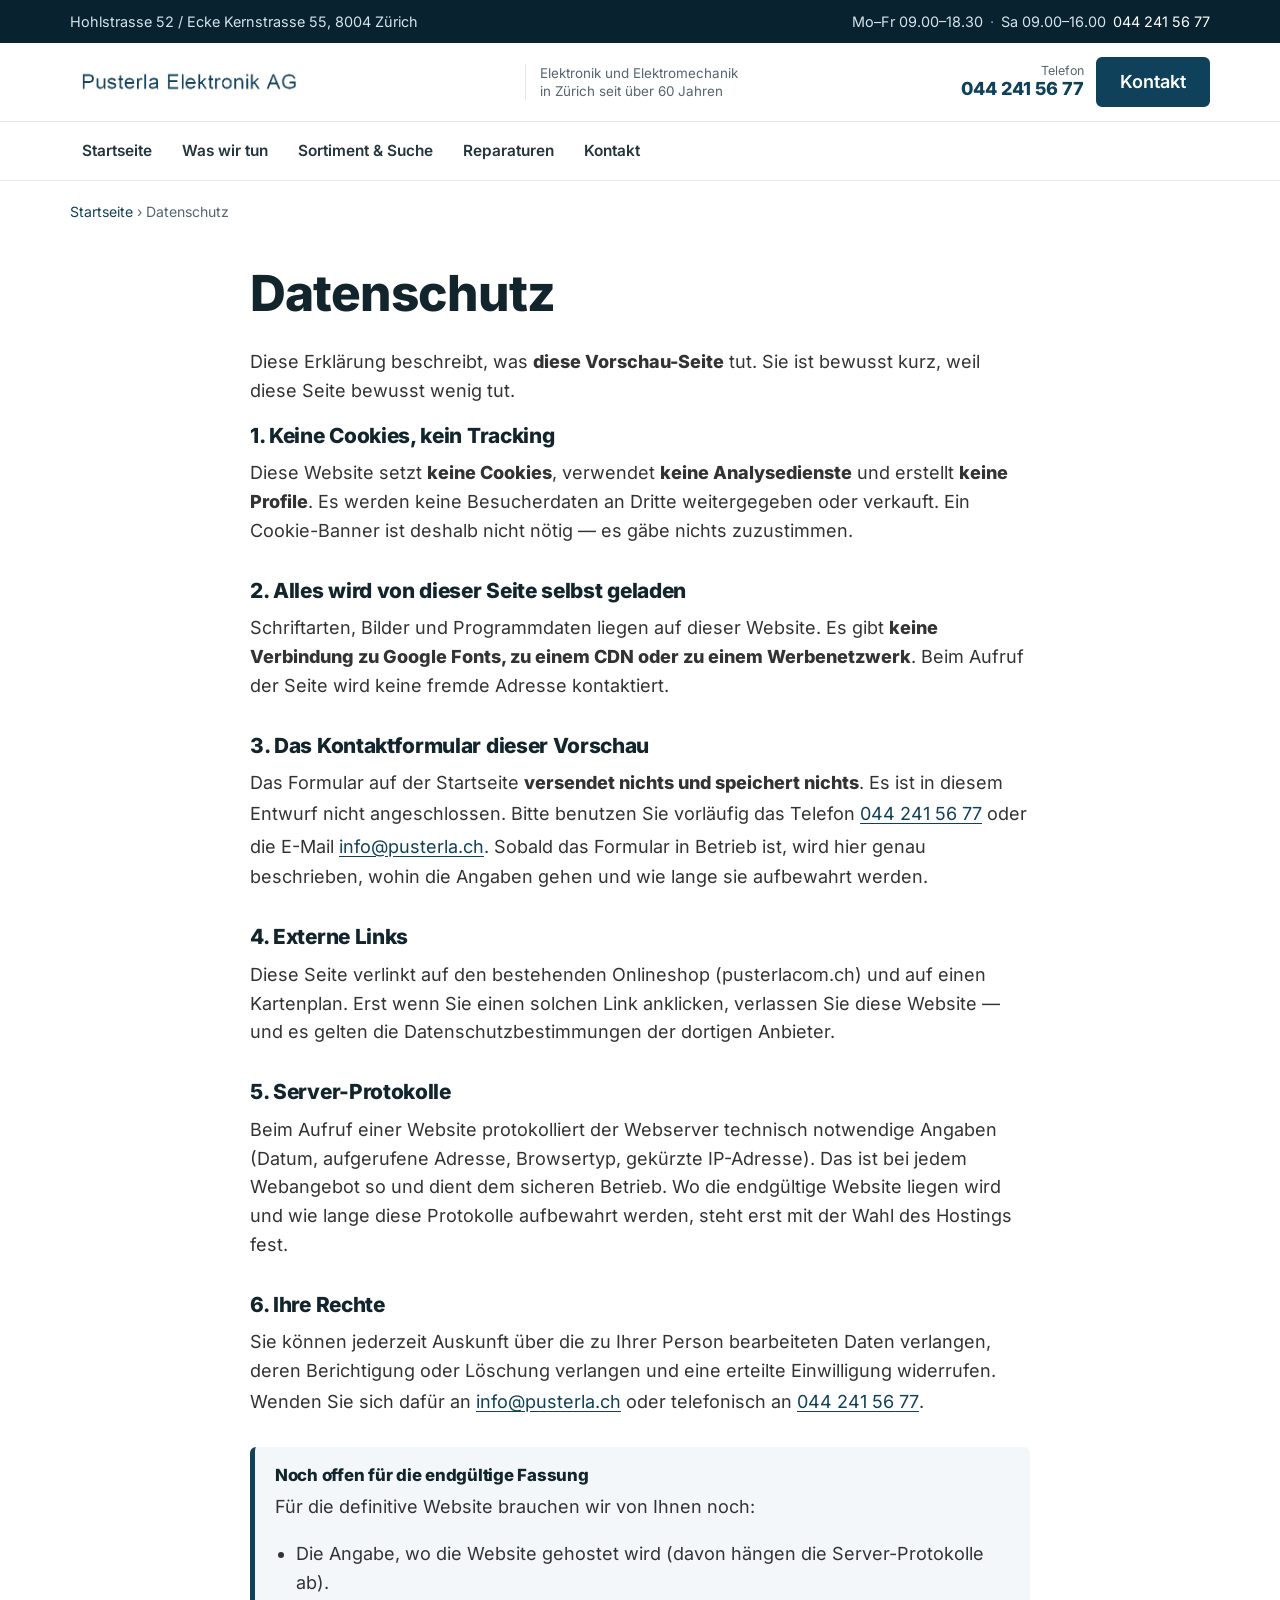
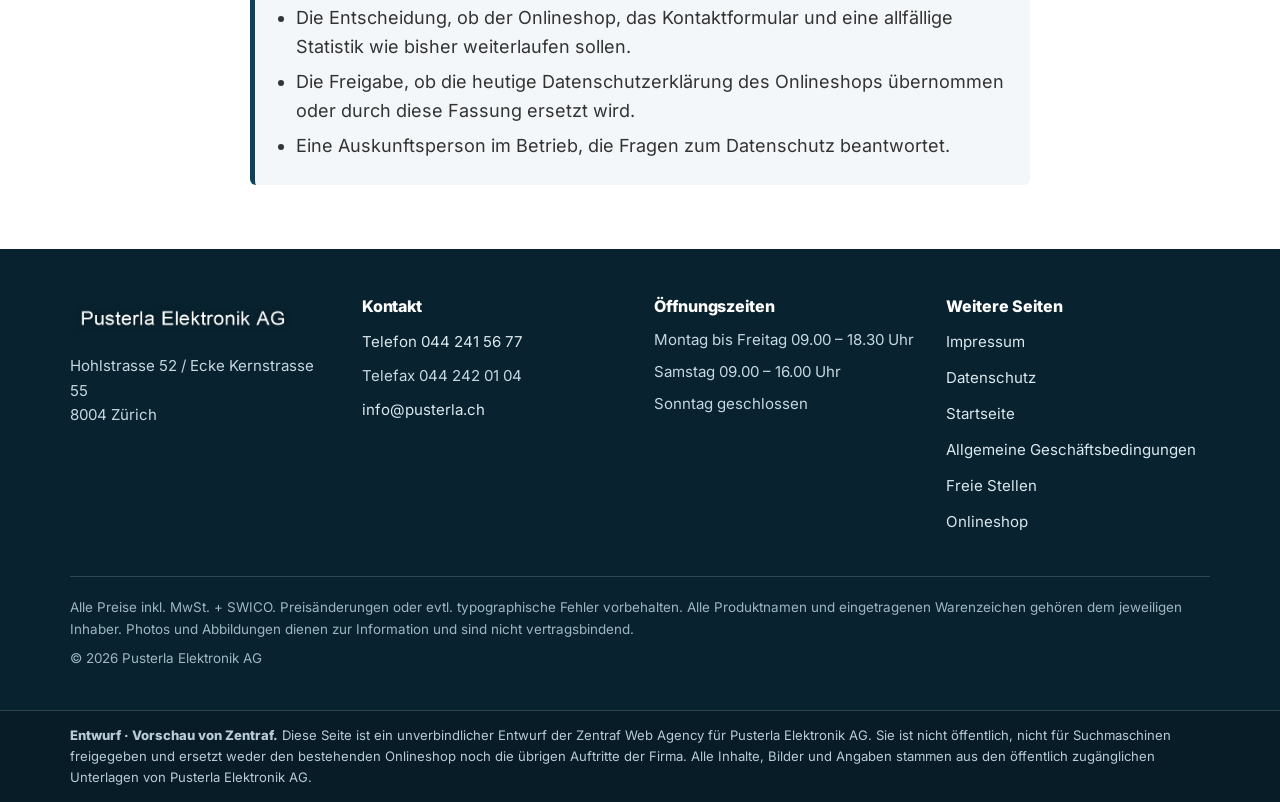
<file: datenschutz.html>
<!DOCTYPE html>
<html lang="de">
<head>
<meta charset="utf-8">
<meta name="viewport" content="width=device-width, initial-scale=1">
<title>Datenschutz — Pusterla Elektronik AG, Zürich</title>
<meta name="description" content="Datenschutzerklärung der Website von Pusterla Elektronik AG: keine Cookies, kein Tracking, keine externen Server. Schriftarten und Bilder werden von dieser Website selbst geladen.">
<meta name="robots" content="noindex, nofollow">
<meta name="theme-color" content="#10415a">
<meta property="og:type" content="website">
<meta property="og:locale" content="de_CH">
<meta property="og:site_name" content="Pusterla Elektronik AG">
<meta property="og:title" content="Datenschutz — Pusterla Elektronik AG, Zürich">
<meta property="og:description" content="Keine Cookies, kein Tracking, keine externen Server.">
<meta property="og:image" content="https://zentraf-official.github.io/pusterla-elektronik-demo/assets/marca/og-image.jpg">
<link rel="icon" href="favicon.ico" sizes="any">
<link rel="icon" href="assets/marca/favicon.png" type="image/png" sizes="512x512">
<link rel="apple-touch-icon" href="assets/marca/apple-touch-icon.png">
<link rel="stylesheet" href="styles.css">
<script>
  document.documentElement.classList.add('js');
  setTimeout(function () {
    if (!window.__pusterlaListo) document.documentElement.classList.remove('js');
  }, 3000);
</script>
<script type="application/ld+json">
{
  "@context": "https://schema.org",
  "@type": "BreadcrumbList",
  "itemListElement": [
    { "@type": "ListItem", "position": 1, "name": "Startseite", "item": "https://zentraf-official.github.io/pusterla-elektronik-demo/" },
    { "@type": "ListItem", "position": 2, "name": "Datenschutz" }
  ]
}
</script>
<script type="application/ld+json">
{
  "@context": "https://schema.org",
  "@type": "Organization",
  "name": "Pusterla Elektronik AG",
  "url": "https://www.pusterlacom.ch/",
  "telephone": "+41442415677",
  "faxNumber": "+41442420104",
  "email": "info@pusterla.ch",
  "address": {
    "@type": "PostalAddress",
    "streetAddress": "Hohlstrasse 52 / Ecke Kernstrasse 55",
    "postalCode": "8004",
    "addressLocality": "Zürich",
    "addressCountry": "CH"
  },
  "employee": { "@type": "Person", "name": "Jörg Loser", "jobTitle": "Geschäftsführer" }
}
</script>
</head>
<body>

<a class="saltar" href="#inhalt">Direkt zum Inhalt</a>

<div class="barra">
  <div class="barra__interior">
    <span class="barra__dato">Hohlstrasse 52 / Ecke Kernstrasse 55, 8004 Zürich</span>
    <span class="barra__dato">
      <span class="barra__horas">
        <span>Mo–Fr 09.00–18.30</span>
        <span class="barra__punto" aria-hidden="true">·</span>
        <span>Sa 09.00–16.00</span>
      </span>
      <a href="tel:+41442415677">044 241 56 77</a>
    </span>
  </div>
</div>

<header class="cabecera">
  <div class="cabecera__interior">
    <a class="cabecera__marca" href="index.html">
      <img class="cabecera__logo" src="assets/marca/logo-dunkel.png" width="505" height="100"
           alt="Pusterla Elektronik AG">
    </a>
    <p class="cabecera__lema">
      Elektronik und Elektromechanik<br>in Zürich seit über 60 Jahren
    </p>
    <div class="cabecera__acciones">
      <a class="cabecera__tel" href="tel:+41442415677">
        <small>Telefon</small>
        044 241 56 77
      </a>
      <a class="boton" href="index.html#kontakt">Kontakt</a>
    </div>
  </div>
  <nav class="nav" aria-label="Hauptmenü">
    <ul class="nav__lista">
      <li><a class="nav__enlace" href="index.html">Startseite</a></li>
      <li><a class="nav__enlace" href="index.html#leistungen">Was wir tun</a></li>
      <li><a class="nav__enlace" href="index.html#sortiment">Sortiment &amp; Suche</a></li>
      <li><a class="nav__enlace" href="index.html#reparaturen">Reparaturen</a></li>
      <li><a class="nav__enlace" href="index.html#kontakt">Kontakt</a></li>
    </ul>
  </nav>
</header>

<main id="inhalt">
  <div class="contenedor">
    <p class="migas"><a href="index.html">Startseite</a> › Datenschutz</p>
  </div>

  <section class="seccion" style="padding-top:24px">
    <div class="contenedor legal">
      <h1>Datenschutz</h1>
      <p>
        Diese Erklärung beschreibt, was <strong>diese Vorschau-Seite</strong> tut. Sie ist bewusst
        kurz, weil diese Seite bewusst wenig tut.
      </p>

      <h2>1. Keine Cookies, kein Tracking</h2>
      <p>
        Diese Website setzt <strong>keine Cookies</strong>, verwendet <strong>keine
        Analysedienste</strong> und erstellt <strong>keine Profile</strong>. Es werden keine
        Besucherdaten an Dritte weitergegeben oder verkauft. Ein Cookie-Banner ist deshalb nicht
        nötig — es gäbe nichts zuzustimmen.
      </p>

      <h2>2. Alles wird von dieser Seite selbst geladen</h2>
      <p>
        Schriftarten, Bilder und Programmdaten liegen auf dieser Website. Es gibt
        <strong>keine Verbindung zu Google Fonts, zu einem CDN oder zu einem Werbenetzwerk</strong>.
        Beim Aufruf der Seite wird keine fremde Adresse kontaktiert.
      </p>

      <h2>3. Das Kontaktformular dieser Vorschau</h2>
      <p>
        Das Formular auf der Startseite <strong>versendet nichts und speichert nichts</strong>. Es
        ist in diesem Entwurf nicht angeschlossen. Bitte benutzen Sie vorläufig das Telefon
        <a href="tel:+41442415677">044 241 56 77</a> oder die E-Mail
        <a href="mailto:info@pusterla.ch">info@pusterla.ch</a>. Sobald das Formular in Betrieb ist,
        wird hier genau beschrieben, wohin die Angaben gehen und wie lange sie aufbewahrt werden.
      </p>

      <h2>4. Externe Links</h2>
      <p>
        Diese Seite verlinkt auf den bestehenden Onlineshop (pusterlacom.ch) und auf einen
        Kartenplan. Erst wenn Sie einen solchen Link anklicken, verlassen Sie diese Website — und
        es gelten die Datenschutzbestimmungen der dortigen Anbieter.
      </p>

      <h2>5. Server-Protokolle</h2>
      <p>
        Beim Aufruf einer Website protokolliert der Webserver technisch notwendige Angaben
        (Datum, aufgerufene Adresse, Browsertyp, gekürzte IP-Adresse). Das ist bei jedem
        Webangebot so und dient dem sicheren Betrieb. Wo die endgültige Website liegen wird und
        wie lange diese Protokolle aufbewahrt werden, steht erst mit der Wahl des Hostings fest.
      </p>

      <h2>6. Ihre Rechte</h2>
      <p>
        Sie können jederzeit Auskunft über die zu Ihrer Person bearbeiteten Daten verlangen,
        deren Berichtigung oder Löschung verlangen und eine erteilte Einwilligung widerrufen.
        Wenden Sie sich dafür an <a href="mailto:info@pusterla.ch">info@pusterla.ch</a> oder
        telefonisch an <a href="tel:+41442415677">044 241 56 77</a>.
      </p>

      <div class="legal__falta">
        <h2>Noch offen für die endgültige Fassung</h2>
        <p>Für die definitive Website brauchen wir von Ihnen noch:</p>
        <ul>
          <li>Die Angabe, wo die Website gehostet wird (davon hängen die Server-Protokolle ab).</li>
          <li>Die Entscheidung, ob der Onlineshop, das Kontaktformular und eine allfällige
              Statistik wie bisher weiterlaufen sollen.</li>
          <li>Die Freigabe, ob die heutige Datenschutzerklärung des Onlineshops übernommen oder
              durch diese Fassung ersetzt wird.</li>
          <li>Eine Auskunftsperson im Betrieb, die Fragen zum Datenschutz beantwortet.</li>
        </ul>
      </div>
    </div>
  </section>
</main>

<footer class="pie">
  <div class="contenedor">
    <div class="pie__rejilla">
      <div>
        <img class="pie__logo" src="assets/marca/logo-weiss.png" width="505" height="100"
             alt="Pusterla Elektronik AG">
        <p>Hohlstrasse 52 / Ecke Kernstrasse 55<br>8004 Zürich</p>
      </div>
      <div>
        <h2>Kontakt</h2>
        <ul>
          <li><a href="tel:+41442415677">Telefon 044 241 56 77</a></li>
          <li>Telefax 044 242 01 04</li>
          <li><a href="mailto:info@pusterla.ch">info@pusterla.ch</a></li>
        </ul>
      </div>
      <div>
        <h2>Öffnungszeiten</h2>
        <ul>
          <li>Montag bis Freitag 09.00 – 18.30 Uhr</li>
          <li>Samstag 09.00 – 16.00 Uhr</li>
          <li>Sonntag geschlossen</li>
        </ul>
      </div>
      <div>
        <h2>Weitere Seiten</h2>
        <ul>
          <li><a href="impressum.html">Impressum</a></li>
          <li><a href="datenschutz.html">Datenschutz</a></li>
          <li><a href="index.html">Startseite</a></li>
          <li><a href="https://www.pusterlacom.ch/de/page/conditions" target="_blank" rel="noopener">Allgemeine Geschäftsbedingungen</a></li>
          <li><a href="https://www.pusterlacom.ch/de/page/freie_stellen" target="_blank" rel="noopener">Freie Stellen</a></li>
          <li><a href="https://www.pusterlacom.ch/" target="_blank" rel="noopener">Onlineshop</a></li>
        </ul>
      </div>
    </div>

    <div class="pie__legal">
      <p>
        Alle Preise inkl. MwSt. + SWICO. Preisänderungen oder evtl. typographische Fehler
        vorbehalten. Alle Produktnamen und eingetragenen Warenzeichen gehören dem jeweiligen
        Inhaber. Photos und Abbildungen dienen zur Information und sind nicht vertragsbindend.
      </p>
      <p>© 2026 Pusterla Elektronik AG</p>
    </div>
  </div>

  <div class="pie__aviso">
    <p>
      <strong>Entwurf · Vorschau von Zentraf.</strong>
      Diese Seite ist ein unverbindlicher Entwurf der Zentraf Web Agency für Pusterla Elektronik AG.
      Sie ist nicht öffentlich, nicht für Suchmaschinen freigegeben und ersetzt weder den
      bestehenden Onlineshop noch die übrigen Auftritte der Firma. Alle Inhalte, Bilder und
      Angaben stammen aus den öffentlich zugänglichen Unterlagen von Pusterla Elektronik AG.
    </p>
  </div>
</footer>

<script src="app.js" defer></script>
</body>
</html>
</file>
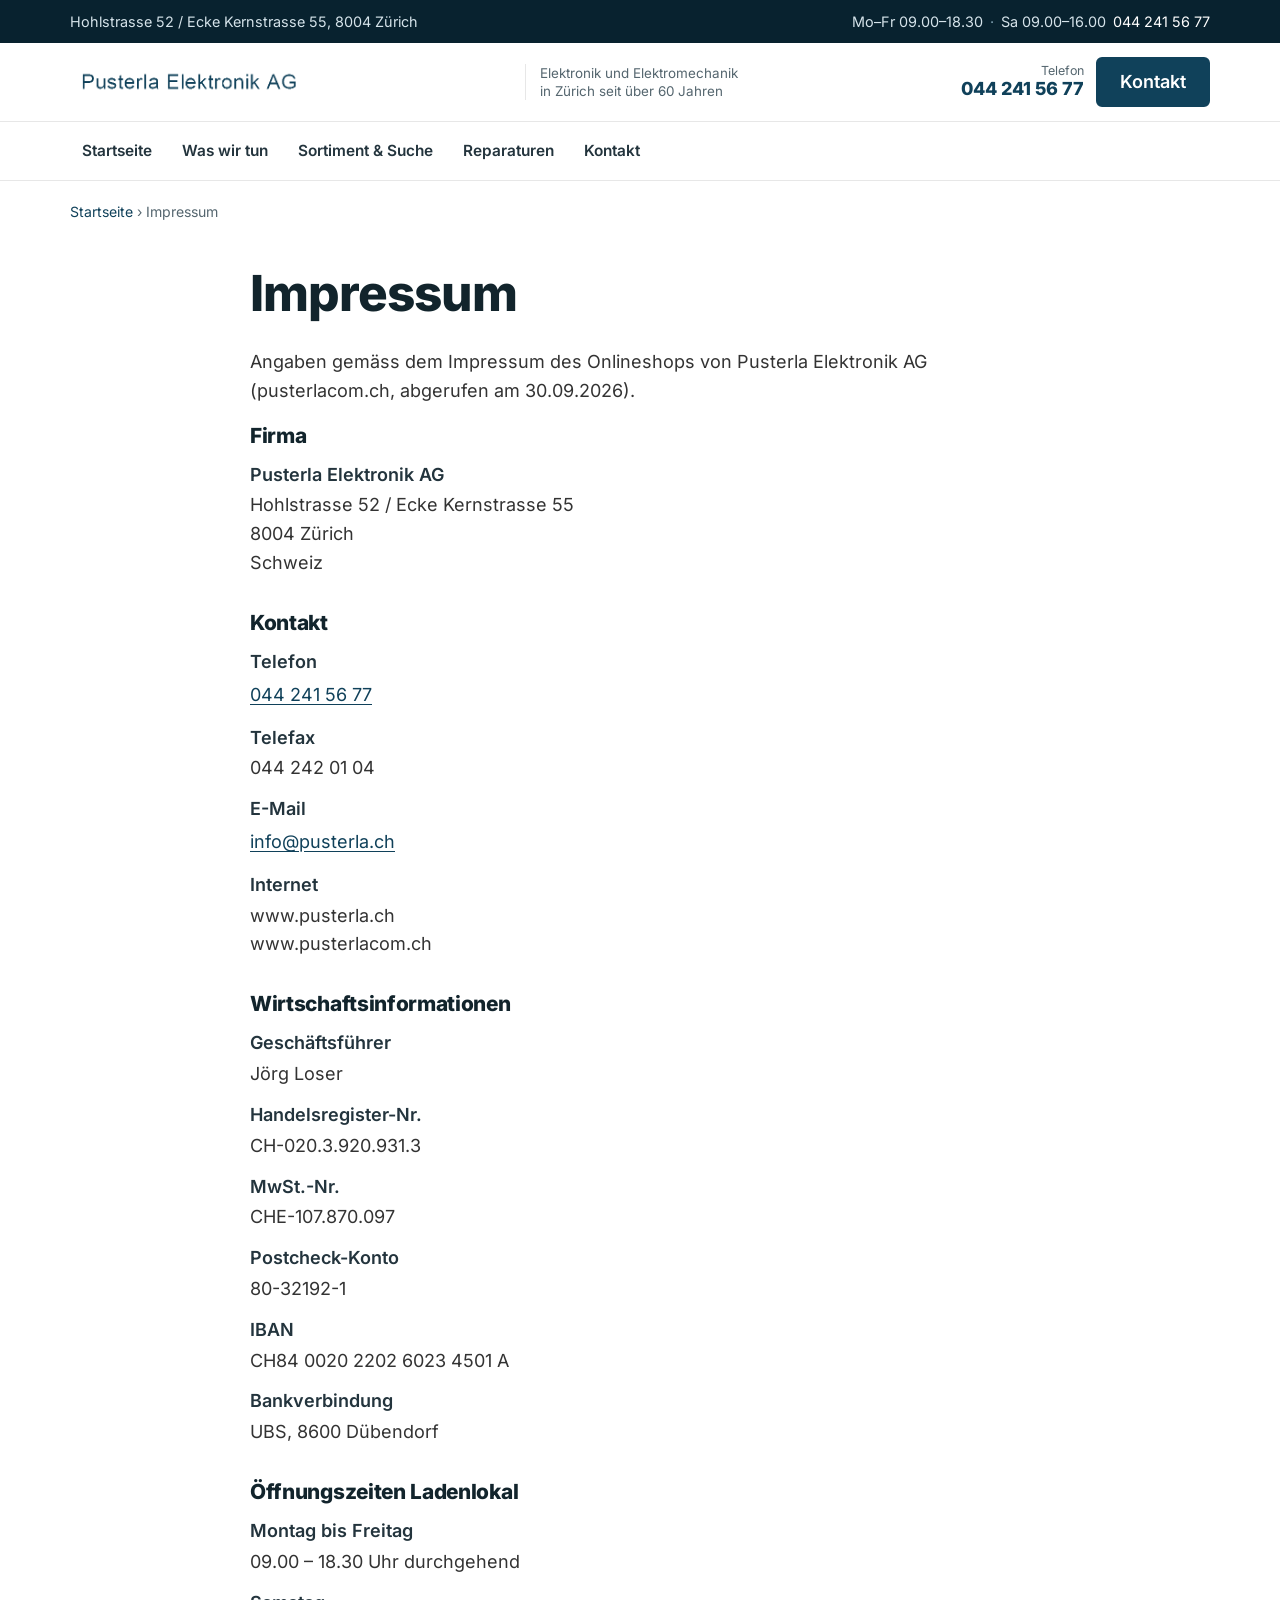
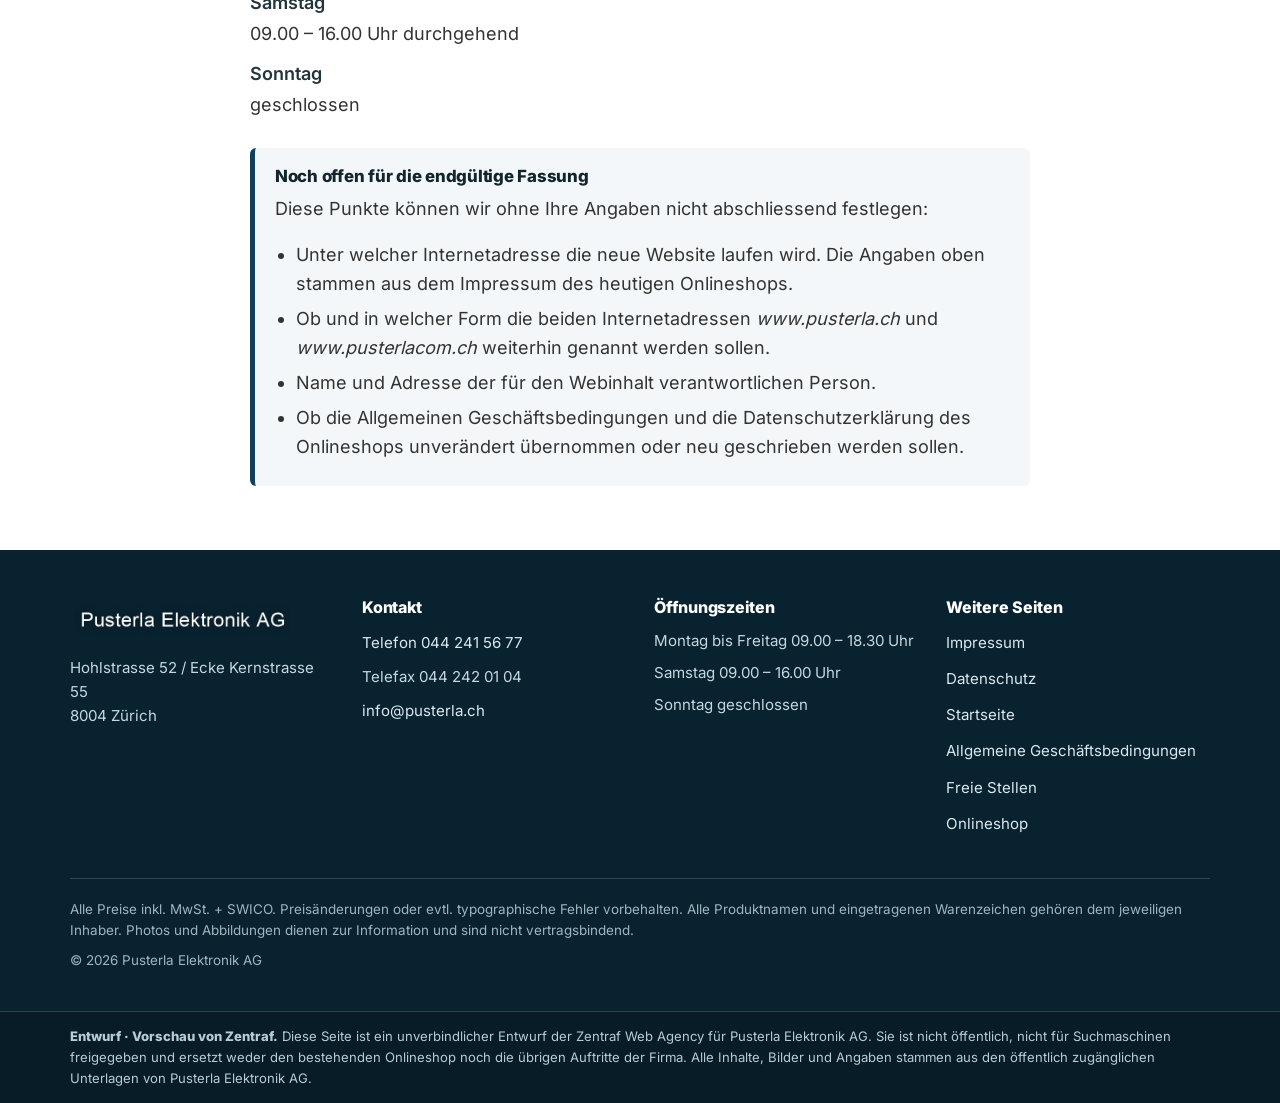
<file: impressum.html>
<!DOCTYPE html>
<html lang="de">
<head>
<meta charset="utf-8">
<meta name="viewport" content="width=device-width, initial-scale=1">
<title>Impressum — Pusterla Elektronik AG, Zürich</title>
<meta name="description" content="Impressum der Pusterla Elektronik AG, Hohlstrasse 52 / Ecke Kernstrasse 55, 8004 Zürich. Telefon 044 241 56 77. Handelsregister-Nr. CH-020.3.920.931.3.">
<meta name="robots" content="noindex, nofollow">
<meta name="theme-color" content="#10415a">
<meta property="og:type" content="website">
<meta property="og:locale" content="de_CH">
<meta property="og:site_name" content="Pusterla Elektronik AG">
<meta property="og:title" content="Impressum — Pusterla Elektronik AG, Zürich">
<meta property="og:description" content="Impressum der Pusterla Elektronik AG, Hohlstrasse 52 / Ecke Kernstrasse 55, 8004 Zürich.">
<meta property="og:image" content="https://zentraf-official.github.io/pusterla-elektronik-demo/assets/marca/og-image.jpg">
<link rel="icon" href="favicon.ico" sizes="any">
<link rel="icon" href="assets/marca/favicon.png" type="image/png" sizes="512x512">
<link rel="apple-touch-icon" href="assets/marca/apple-touch-icon.png">
<link rel="stylesheet" href="styles.css">
<script>
  document.documentElement.classList.add('js');
  setTimeout(function () {
    if (!window.__pusterlaListo) document.documentElement.classList.remove('js');
  }, 3000);
</script>
<script type="application/ld+json">
{
  "@context": "https://schema.org",
  "@type": "BreadcrumbList",
  "itemListElement": [
    { "@type": "ListItem", "position": 1, "name": "Startseite", "item": "https://zentraf-official.github.io/pusterla-elektronik-demo/" },
    { "@type": "ListItem", "position": 2, "name": "Impressum" }
  ]
}
</script>
<script type="application/ld+json">
{
  "@context": "https://schema.org",
  "@type": "Organization",
  "name": "Pusterla Elektronik AG",
  "url": "https://www.pusterlacom.ch/",
  "telephone": "+41442415677",
  "faxNumber": "+41442420104",
  "email": "info@pusterla.ch",
  "address": {
    "@type": "PostalAddress",
    "streetAddress": "Hohlstrasse 52 / Ecke Kernstrasse 55",
    "postalCode": "8004",
    "addressLocality": "Zürich",
    "addressCountry": "CH"
  },
  "employee": { "@type": "Person", "name": "Jörg Loser", "jobTitle": "Geschäftsführer" }
}
</script>
</head>
<body>

<a class="saltar" href="#inhalt">Direkt zum Inhalt</a>

<div class="barra">
  <div class="barra__interior">
    <span class="barra__dato">Hohlstrasse 52 / Ecke Kernstrasse 55, 8004 Zürich</span>
    <span class="barra__dato">
      <span class="barra__horas">
        <span>Mo–Fr 09.00–18.30</span>
        <span class="barra__punto" aria-hidden="true">·</span>
        <span>Sa 09.00–16.00</span>
      </span>
      <a href="tel:+41442415677">044 241 56 77</a>
    </span>
  </div>
</div>

<header class="cabecera">
  <div class="cabecera__interior">
    <a class="cabecera__marca" href="index.html">
      <img class="cabecera__logo" src="assets/marca/logo-dunkel.png" width="505" height="100"
           alt="Pusterla Elektronik AG">
    </a>
    <p class="cabecera__lema">
      Elektronik und Elektromechanik<br>in Zürich seit über 60 Jahren
    </p>
    <div class="cabecera__acciones">
      <a class="cabecera__tel" href="tel:+41442415677">
        <small>Telefon</small>
        044 241 56 77
      </a>
      <a class="boton" href="index.html#kontakt">Kontakt</a>
    </div>
  </div>
  <nav class="nav" aria-label="Hauptmenü">
    <ul class="nav__lista">
      <li><a class="nav__enlace" href="index.html">Startseite</a></li>
      <li><a class="nav__enlace" href="index.html#leistungen">Was wir tun</a></li>
      <li><a class="nav__enlace" href="index.html#sortiment">Sortiment &amp; Suche</a></li>
      <li><a class="nav__enlace" href="index.html#reparaturen">Reparaturen</a></li>
      <li><a class="nav__enlace" href="index.html#kontakt">Kontakt</a></li>
    </ul>
  </nav>
</header>

<main id="inhalt">
  <div class="contenedor">
    <p class="migas"><a href="index.html">Startseite</a> › Impressum</p>
  </div>

  <section class="seccion" style="padding-top:24px">
    <div class="contenedor legal">
      <h1>Impressum</h1>
      <p>
        Angaben gemäss dem Impressum des Onlineshops von Pusterla Elektronik AG
        (pusterlacom.ch, abgerufen am 30.09.2026).
      </p>

      <h2>Firma</h2>
      <dl>
        <dt>Pusterla Elektronik AG</dt>
        <dd>Hohlstrasse 52 / Ecke Kernstrasse 55<br>8004 Zürich<br>Schweiz</dd>
      </dl>

      <h2>Kontakt</h2>
      <dl>
        <dt>Telefon</dt>
        <dd><a href="tel:+41442415677">044 241 56 77</a></dd>
        <dt>Telefax</dt>
        <dd>044 242 01 04</dd>
        <dt>E-Mail</dt>
        <dd><a href="mailto:info@pusterla.ch">info@pusterla.ch</a></dd>
        <dt>Internet</dt>
        <dd>www.pusterla.ch<br>www.pusterlacom.ch</dd>
      </dl>

      <h2>Wirtschaftsinformationen</h2>
      <dl>
        <dt>Geschäftsführer</dt>
        <dd>Jörg Loser</dd>
        <dt>Handelsregister-Nr.</dt>
        <dd>CH-020.3.920.931.3</dd>
        <dt>MwSt.-Nr.</dt>
        <dd>CHE-107.870.097</dd>
        <dt>Postcheck-Konto</dt>
        <dd>80-32192-1</dd>
        <dt>IBAN</dt>
        <dd>CH84 0020 2202 6023 4501 A</dd>
        <dt>Bankverbindung</dt>
        <dd>UBS, 8600 Dübendorf</dd>
      </dl>

      <h2>Öffnungszeiten Ladenlokal</h2>
      <dl>
        <dt>Montag bis Freitag</dt>
        <dd>09.00 – 18.30 Uhr durchgehend</dd>
        <dt>Samstag</dt>
        <dd>09.00 – 16.00 Uhr durchgehend</dd>
        <dt>Sonntag</dt>
        <dd>geschlossen</dd>
      </dl>

      <div class="legal__falta">
        <h2>Noch offen für die endgültige Fassung</h2>
        <p>Diese Punkte können wir ohne Ihre Angaben nicht abschliessend festlegen:</p>
        <ul>
          <li>Unter welcher Internetadresse die neue Website laufen wird. Die Angaben oben stammen
              aus dem Impressum des heutigen Onlineshops.</li>
          <li>Ob und in welcher Form die beiden Internetadressen <em>www.pusterla.ch</em> und
              <em>www.pusterlacom.ch</em> weiterhin genannt werden sollen.</li>
          <li>Name und Adresse der für den Webinhalt verantwortlichen Person.</li>
          <li>Ob die Allgemeinen Geschäftsbedingungen und die Datenschutzerklärung des Onlineshops
              unverändert übernommen oder neu geschrieben werden sollen.</li>
        </ul>
      </div>
    </div>
  </section>
</main>

<footer class="pie">
  <div class="contenedor">
    <div class="pie__rejilla">
      <div>
        <img class="pie__logo" src="assets/marca/logo-weiss.png" width="505" height="100"
             alt="Pusterla Elektronik AG">
        <p>Hohlstrasse 52 / Ecke Kernstrasse 55<br>8004 Zürich</p>
      </div>
      <div>
        <h2>Kontakt</h2>
        <ul>
          <li><a href="tel:+41442415677">Telefon 044 241 56 77</a></li>
          <li>Telefax 044 242 01 04</li>
          <li><a href="mailto:info@pusterla.ch">info@pusterla.ch</a></li>
        </ul>
      </div>
      <div>
        <h2>Öffnungszeiten</h2>
        <ul>
          <li>Montag bis Freitag 09.00 – 18.30 Uhr</li>
          <li>Samstag 09.00 – 16.00 Uhr</li>
          <li>Sonntag geschlossen</li>
        </ul>
      </div>
      <div>
        <h2>Weitere Seiten</h2>
        <ul>
          <li><a href="impressum.html">Impressum</a></li>
          <li><a href="datenschutz.html">Datenschutz</a></li>
          <li><a href="index.html">Startseite</a></li>
          <li><a href="https://www.pusterlacom.ch/de/page/conditions" target="_blank" rel="noopener">Allgemeine Geschäftsbedingungen</a></li>
          <li><a href="https://www.pusterlacom.ch/de/page/freie_stellen" target="_blank" rel="noopener">Freie Stellen</a></li>
          <li><a href="https://www.pusterlacom.ch/" target="_blank" rel="noopener">Onlineshop</a></li>
        </ul>
      </div>
    </div>

    <div class="pie__legal">
      <p>
        Alle Preise inkl. MwSt. + SWICO. Preisänderungen oder evtl. typographische Fehler
        vorbehalten. Alle Produktnamen und eingetragenen Warenzeichen gehören dem jeweiligen
        Inhaber. Photos und Abbildungen dienen zur Information und sind nicht vertragsbindend.
      </p>
      <p>© 2026 Pusterla Elektronik AG</p>
    </div>
  </div>

  <div class="pie__aviso">
    <p>
      <strong>Entwurf · Vorschau von Zentraf.</strong>
      Diese Seite ist ein unverbindlicher Entwurf der Zentraf Web Agency für Pusterla Elektronik AG.
      Sie ist nicht öffentlich, nicht für Suchmaschinen freigegeben und ersetzt weder den
      bestehenden Onlineshop noch die übrigen Auftritte der Firma. Alle Inhalte, Bilder und
      Angaben stammen aus den öffentlich zugänglichen Unterlagen von Pusterla Elektronik AG.
    </p>
  </div>
</footer>

<script src="app.js" defer></script>
</body>
</html>
</file>
<file: styles.css>
/* ============================================================================
   Pusterla Elektronik AG — Vorschau/Demo von Zentraf
   Colores y tipografía: TODOS de la marca del cliente, medidos en su propia web
   (ver logos/MARCA-Y-PALETA.md). Ningún color de Zentraf.
   Sin librerías externas: CSS propio, tipografía servida desde este servidor.
   ========================================================================= */

/* ---------------------------------------------------------------- tipografía */
@font-face {
  font-family: 'Inter';
  font-style: normal;
  font-weight: 400;
  font-display: swap;
  src: url('assets/fuentes/inter-400.woff2') format('woff2');
}
@font-face {
  font-family: 'Inter';
  font-style: normal;
  font-weight: 600;
  font-display: swap;
  src: url('assets/fuentes/inter-600.woff2') format('woff2');
}
@font-face {
  font-family: 'Inter';
  font-style: normal;
  font-weight: 800;
  font-display: swap;
  src: url('assets/fuentes/inter-800.woff2') format('woff2');
}

/* ---------------------------------------------------------------- variables */
:root {
  /* color principal de marca, tal como está en el CSS del cliente */
  --azul: #10415a;
  --azul-claro: #1b5572;
  --azul-oscuro: #08222f;
  --azul-hover: #041219;
  --texto: #333333;
  --texto-suave: #55666f;
  --gris: #e0e0e0;
  --borde: #e7e7e7;
  --fondo-suave: #f4f7f9;
  --blanco: #ffffff;

  --ancho: 1180px;
  --radio: 8px;
  --sombra: 0 1px 2px rgba(16, 65, 90, .06), 0 8px 24px rgba(16, 65, 90, .06);
}

/* ---------------------------------------------------------------- base */
*, *::before, *::after { box-sizing: border-box; }

html {
  -webkit-text-size-adjust: 100%;
  scroll-behavior: smooth;
  /* el alto de la cabecera pegajosa, para que los saltos no queden tapados */
  scroll-padding-top: 96px;
}

body {
  margin: 0;
  background: var(--blanco);
  color: var(--texto);
  font-family: 'Inter', system-ui, -apple-system, 'Segoe UI', Roboto, Arial, sans-serif;
  font-size: 18px;          /* nunca por debajo de 16 px */
  line-height: 1.6;
  font-weight: 400;
  overflow-x: hidden;       /* red de seguridad contra el scroll horizontal */
}

img { max-width: 100%; height: auto; display: block; }

a { color: var(--azul); text-underline-offset: 3px; }
a:hover { color: var(--azul-hover); }

h1, h2, h3, h4 { line-height: 1.2; margin: 0 0 .5em; font-weight: 700; color: #12242c; }
h1 { font-size: clamp(1.9rem, 1.1rem + 2.6vw, 3.1rem); font-weight: 800; letter-spacing: -.02em; }
h2 { font-size: clamp(1.5rem, 1rem + 1.6vw, 2.15rem); font-weight: 800; letter-spacing: -.015em; }
h3 { font-size: 1.15rem; font-weight: 600; }
p { margin: 0 0 1em; }
ul { margin: 0 0 1em; padding-left: 1.15em; }
li { margin-bottom: .35em; }

:focus-visible {
  outline: 3px solid var(--azul);
  outline-offset: 2px;
  border-radius: 3px;
}

/* ---------------------------------------------------------------- utilidades */
.contenedor { width: 100%; max-width: var(--ancho); margin: 0 auto; padding: 0 20px; }
.seccion { padding: 64px 0; }
.seccion--suave { background: var(--fondo-suave); }
.seccion--oscura { background: var(--azul); color: #eaf1f5; }
.seccion--oscura h2, .seccion--oscura h3 { color: #fff; }
.seccion__cabecera { max-width: 800px; margin-bottom: 36px; }
.seccion__cabecera p { font-size: 1.05rem; color: var(--texto-suave); }
.seccion--oscura .seccion__cabecera p { color: #c6d7e0; }

.saltar {
  position: absolute; left: -9999px; top: 0; z-index: 100;
  background: #fff; color: var(--azul); padding: 12px 18px; font-weight: 600;
}
.saltar:focus { left: 8px; top: 8px; }

.visualmente-oculto {
  position: absolute; width: 1px; height: 1px; overflow: hidden;
  clip: rect(0 0 0 0); clip-path: inset(50%); white-space: nowrap;
}
/* Los campos que van dentro (la trampa anti-spam) no deben medir más que su
   caja de 1 px: así no asoma nada fuera de la pantalla en el móvil. */
.visualmente-oculto input,
.visualmente-oculto label {
  width: 1px; min-width: 0; height: 1px; min-height: 0;
  margin: 0; padding: 0; border: 0;
}

/* ---------------------------------------------------------------- botones */
.boton {
  display: inline-flex; align-items: center; justify-content: center; gap: 8px;
  min-height: 48px; padding: 12px 22px;
  font: inherit; font-weight: 600; line-height: 1.2; text-align: center;
  text-decoration: none; cursor: pointer;
  border: 2px solid var(--azul); border-radius: 6px;
  background: var(--azul); color: #fff;
  transition: background-color .18s ease, border-color .18s ease, color .18s ease;
}
.boton:hover { background: var(--azul-oscuro); border-color: var(--azul-oscuro); color: #fff; }
.boton--claro { background: transparent; color: var(--azul); }
.boton--claro:hover { background: var(--azul); color: #fff; }
.boton--sobre-oscuro { background: #fff; border-color: #fff; color: var(--azul); }
.boton--sobre-oscuro:hover { background: #d9e6ec; border-color: #d9e6ec; color: var(--azul-oscuro); }
.boton--linea-clara { background: transparent; border-color: #7fa0b1; color: #fff; }
.boton--linea-clara:hover { background: #fff; border-color: #fff; color: var(--azul); }

.fila-botones { display: flex; flex-wrap: wrap; gap: 12px; }

/* Enlaces de texto: se les da altura suficiente para poder tocarlos con el dedo
   (la norma de la casa: 40x24 px como mínimo en el móvil). */
.barra a, .migas a, .pie a, .datos a, .formulario__aviso a, .legal a, .buscador__nota a,
.seccion p a, .legal p a, .formulario__respuesta a {
  display: inline-block;
  min-height: 24px;
  padding-top: 2px;
  padding-bottom: 2px;
}

/* ---------------------------------------------------------------- barra superior */
.barra {
  background: var(--azul-oscuro);
  color: #d5e3ea;
  font-size: .9rem;
}
.barra__interior {
  display: flex; flex-wrap: wrap; gap: 6px 22px;
  align-items: center; justify-content: space-between;
  max-width: var(--ancho); margin: 0 auto; padding: 8px 20px;
}
.barra a { color: #fff; text-decoration: none; white-space: nowrap; }
.barra a:hover { text-decoration: underline; color: #fff; }
.barra__dato { display: inline-flex; align-items: center; gap: 7px; white-space: nowrap; }
.barra__horas { display: inline-flex; align-items: center; gap: 7px; }
.barra__punto { color: #7fa0b1; }

/* ---------------------------------------------------------------- cabecera */
.cabecera {
  position: sticky; top: 0; z-index: 50;
  background: #fff;
  border-bottom: 1px solid var(--borde);
}
.cabecera__interior {
  display: flex; flex-wrap: wrap; align-items: center; justify-content: space-between;
  gap: 12px; max-width: var(--ancho); margin: 0 auto; padding: 14px 20px;
}
.cabecera__marca { display: flex; align-items: center; gap: 14px; text-decoration: none; }
.cabecera__logo { width: 232px; max-width: 60vw; }
.cabecera__lema {
  margin: 0; padding-left: 14px; border-left: 1px solid var(--borde);
  font-size: .84rem; color: var(--texto-suave); line-height: 1.35;
}
.cabecera__acciones { display: flex; align-items: center; gap: 12px; }
.cabecera__tel {
  display: inline-flex; flex-direction: column; align-items: flex-end;
  text-decoration: none; color: var(--azul); font-weight: 700; line-height: 1.15;
}
.cabecera__tel small { font-weight: 400; font-size: .78rem; color: var(--texto-suave); }

.nav { border-top: 1px solid var(--borde); background: #fff; }
.nav__lista {
  display: flex; flex-wrap: wrap; gap: 4px 6px;
  max-width: var(--ancho); margin: 0 auto; padding: 8px 20px;
  list-style: none;
}
.nav__lista li { margin: 0; }
.nav__enlace {
  display: inline-block; padding: 9px 12px;
  border-radius: 6px; text-decoration: none;
  color: #23343d; font-weight: 600; font-size: .96rem;
}
.nav__enlace:hover { background: var(--fondo-suave); color: var(--azul); }

/* ---------------------------------------------------------------- héroe */
.heroe {
  position: relative;
  background: linear-gradient(180deg, var(--azul-claro) 0%, var(--azul) 100%);
  color: #fff;
  overflow: hidden;
}
.heroe::before {
  /* la placa de circuito de SU propia cabecera, como textura de fondo */
  content: '';
  position: absolute; inset: 0;
  background-image: url('assets/fotos/platine-650.jpg');
  background-repeat: repeat;
  background-position: center top;
  opacity: .11;
}
.heroe::after {
  /* velo para que el texto de la izquierda se lea con calma y la textura
     se quede solo al fondo, a la derecha */
  content: '';
  position: absolute; inset: 0;
  pointer-events: none;
  background: linear-gradient(97deg,
    rgba(9, 38, 52, .88) 0%,
    rgba(9, 38, 52, .62) 45%,
    rgba(9, 38, 52, .28) 100%);
}
.heroe__interior { position: relative; z-index: 1; padding: 60px 0 56px; }
.heroe__rejilla {
  display: grid; gap: 40px;
  grid-template-columns: minmax(0, 1.15fr) minmax(0, .85fr);
  align-items: center;
}
.heroe h1 { color: #fff; margin-bottom: .35em; }
.heroe__entrada { font-size: 1.12rem; color: #dbe8ee; max-width: 46ch; }
.heroe__entrada strong { color: #fff; }

.cifras {
  display: grid; grid-template-columns: repeat(2, minmax(0, 1fr));
  gap: 14px; margin: 30px 0 0; padding: 0; list-style: none;
}
.cifras li {
  margin: 0; padding: 14px 16px;
  background: rgba(255, 255, 255, .07);
  border: 1px solid rgba(255, 255, 255, .16);
  border-radius: var(--radio);
}
.cifras b { display: block; font-size: 1.5rem; font-weight: 800; color: #fff; line-height: 1.15; }
.cifras span { font-size: .9rem; color: #c6d7e0; }

.cita {
  margin: 0; padding: 26px 26px 24px;
  background: #fff; color: var(--texto);
  border-radius: var(--radio); box-shadow: var(--sombra);
  border-top: 4px solid var(--azul);
}
.cita blockquote { margin: 0 0 14px; font-size: 1.08rem; line-height: 1.55; }
.cita blockquote::before { content: '«'; }
.cita blockquote::after { content: '»'; }
.cita figcaption { font-size: .88rem; color: var(--texto-suave); }
.cita__estrellas { color: var(--azul); font-weight: 700; }

/* ---------------------------------------------------------------- servicios */
.rejilla { display: grid; gap: 18px; }
.rejilla--2 { grid-template-columns: repeat(2, minmax(0, 1fr)); }
.rejilla--3 { grid-template-columns: repeat(3, minmax(0, 1fr)); }
.rejilla--4 { grid-template-columns: repeat(4, minmax(0, 1fr)); }

.tarjeta {
  background: #fff;
  border: 1px solid var(--borde);
  border-radius: var(--radio);
  padding: 22px;
}
.tarjeta h3 { margin-bottom: .35em; color: var(--azul); }
.tarjeta p { margin: 0; font-size: .96rem; color: var(--texto-suave); }
.tarjeta__num {
  display: block; margin-bottom: 10px;
  font-size: .8rem; font-weight: 700; letter-spacing: .08em;
  text-transform: uppercase; color: #7c8f99;
}

/* ---------------------------------------------------------------- sortiment + busca */
.sortiment__rejilla {
  display: grid; gap: 34px;
  grid-template-columns: minmax(0, 1fr) minmax(0, 1fr);
  align-items: start;
}
.buscador {
  background: #fff; border: 1px solid var(--borde);
  border-radius: var(--radio); padding: 24px; box-shadow: var(--sombra);
}
.buscador label { display: block; font-weight: 600; margin-bottom: 8px; }
.buscador__fila { display: flex; flex-wrap: wrap; gap: 10px; }
.buscador input[type="search"] {
  flex: 1 1 220px; min-width: 0; min-height: 48px;
  padding: 12px 14px; font: inherit; color: var(--texto);
  border: 2px solid var(--gris); border-radius: 6px; background: #fff;
}
.buscador input[type="search"]:focus { border-color: var(--azul); outline: none; }
.buscador__nota { margin: 14px 0 0; font-size: .88rem; color: var(--texto-suave); }

.etiquetas { display: flex; flex-wrap: wrap; gap: 8px; margin: 0; padding: 0; list-style: none; }
.etiquetas li { margin: 0; }
.etiquetas a {
  display: inline-block; padding: 9px 14px;
  border: 1px solid var(--borde); border-radius: 100px;
  background: #fff; color: var(--azul);
  font-size: .92rem; font-weight: 600; text-decoration: none;
}
.etiquetas a:hover { background: var(--azul); border-color: var(--azul); color: #fff; }

/* ---------------------------------------------------------------- productos */
.productos { display: grid; gap: 16px; grid-template-columns: repeat(3, minmax(0, 1fr)); }
.producto {
  margin: 0; background: #fff;
  border: 1px solid var(--borde); border-radius: var(--radio); overflow: hidden;
}
.producto img { width: 100%; height: auto; background: var(--fondo-suave); }
.producto figcaption {
  padding: 12px 14px; font-size: .92rem; font-weight: 600; color: var(--azul);
  border-top: 1px solid var(--borde);
}

/* ---------------------------------------------------------------- reparaciones */
.destacado {
  background: var(--azul); color: #fff;
  border-radius: var(--radio); padding: 28px;
}
.destacado blockquote { margin: 0; font-size: 1.05rem; line-height: 1.6; }
.destacado figcaption { margin-top: 14px; font-size: .88rem; color: #c6d7e0; }
.lista-marcada { list-style: none; padding: 0; margin: 0; }
.lista-marcada li {
  position: relative; padding-left: 30px; margin-bottom: 12px;
}
.lista-marcada li::before {
  content: ''; position: absolute; left: 0; top: .45em;
  width: 12px; height: 12px; border-radius: 3px;
  background: var(--azul);
}
.seccion--oscura .lista-marcada li::before { background: #7fb0c8; }

/* ---------------------------------------------------------------- marcas */
.marcas {
  display: grid; gap: 10px; margin: 0; padding: 0; list-style: none;
  grid-template-columns: repeat(auto-fill, minmax(170px, 1fr));
}
.marcas li {
  margin: 0; padding: 14px 12px;
  background: #fff; border: 1px solid var(--borde); border-radius: 6px;
  text-align: center; font-weight: 600; color: #23343d;
}

/* ---------------------------------------------------------------- fotos tienda */
.fotos-tienda { display: grid; gap: 18px; grid-template-columns: minmax(0, 1.4fr) minmax(0, 1fr); align-items: start; }
.foto-marco { margin: 0; }
.foto-marco img { width: 100%; border-radius: var(--radio); border: 1px solid var(--borde); }
.foto-marco figcaption { margin-top: 8px; font-size: .88rem; color: var(--texto-suave); }
/* Las fotos del cliente NO se estiran: cada una se queda como máximo en el ancho
   que tiene el archivo original. (ladenlokal_gross.jpg mide 927 px de ancho y
   Pusterla-2.jpg mide 600 px.) */
.foto-marco--gross img { max-width: 900px; }
.foto-marco--klein img { max-width: 600px; }

/* ---------------------------------------------------------------- contacto */
.contacto__rejilla {
  display: grid; gap: 34px;
  grid-template-columns: minmax(0, .85fr) minmax(0, 1.15fr);
  align-items: start;
}
.datos { list-style: none; margin: 0 0 24px; padding: 0; }
.datos li { margin-bottom: 16px; }
.datos b { display: block; font-size: .82rem; letter-spacing: .07em; text-transform: uppercase; color: #7c8f99; font-weight: 700; }
.datos a { font-size: 1.08rem; font-weight: 600; text-decoration: none; }
.datos a:hover { text-decoration: underline; }

.horario { width: 100%; border-collapse: collapse; font-size: .96rem; }
.horario th, .horario td { text-align: left; padding: 8px 0; border-bottom: 1px solid var(--gris); }
.horario th { font-weight: 600; color: #23343d; }

.formulario { background: #fff; border: 1px solid var(--borde); border-radius: var(--radio); padding: 24px; }
.formulario__aviso {
  margin: 0 0 20px; padding: 14px 16px;
  background: #fdf6e3; border: 1px solid #e8d9a8; border-left: 5px solid #b8942a;
  border-radius: 6px; font-size: .92rem; color: #4a3d12;
}
.campo { margin-bottom: 16px; }
.campo label { display: block; font-weight: 600; margin-bottom: 6px; font-size: .96rem; }
.campo input, .campo select, .campo textarea {
  width: 100%; min-height: 48px; padding: 12px 14px;
  font: inherit; color: var(--texto);
  border: 2px solid var(--gris); border-radius: 6px; background: #fff;
}
.campo textarea { min-height: 140px; resize: vertical; }
.campo input:focus, .campo select:focus, .campo textarea:focus { border-color: var(--azul); outline: none; }
.campo--casilla { display: flex; gap: 10px; align-items: flex-start; }
.campo--casilla input { width: 22px; height: 22px; min-height: 0; margin-top: 2px; flex: none; }
.campo--casilla label { font-weight: 400; font-size: .9rem; margin: 0; color: var(--texto-suave); }
.formulario__respuesta { margin: 16px 0 0; padding: 14px 16px; border-radius: 6px; background: var(--fondo-suave); font-size: .95rem; }
.formulario__respuesta[hidden] { display: none; }

/* ---------------------------------------------------------------- pie */
.pie { background: var(--azul-oscuro); color: #c6d7e0; font-size: .94rem; }
.pie__rejilla {
  display: grid; gap: 28px; padding: 48px 0 32px;
  grid-template-columns: repeat(4, minmax(0, 1fr));
}
.pie h2, .pie h3 { color: #fff; font-size: 1rem; margin-bottom: 12px; }
.pie ul { list-style: none; margin: 0; padding: 0; }
.pie li { margin-bottom: 8px; }
.pie a { color: #dbe8ee; text-decoration: none; }
.pie a:hover { color: #fff; text-decoration: underline; }
.pie__logo { width: 220px; max-width: 100%; margin-bottom: 14px; }
.pie__legal {
  border-top: 1px solid rgba(255, 255, 255, .16);
  padding: 20px 0 32px; font-size: .84rem; color: #9fb6c1;
}
.pie__legal p { margin: 0 0 8px; }
.pie__aviso {
  border-top: 1px solid rgba(255, 255, 255, .16);
  background: rgba(0, 0, 0, .18);
}
.pie__aviso p {
  max-width: var(--ancho); margin: 0 auto; padding: 14px 20px;
  font-size: .82rem; color: #b9cbd5;
}

/* ---------------------------------------------------------------- páginas legales */
.legal { max-width: 820px; }
.legal h2 { margin-top: 1.6em; font-size: 1.3rem; }
.legal h2:first-of-type { margin-top: 0; }
.legal dl { margin: 0 0 1.4em; }
.legal dt { font-weight: 600; color: #23343d; margin-top: 12px; }
.legal dd { margin: 2px 0 0; }
.legal__falta {
  margin: 28px 0 0; padding: 18px 20px;
  background: var(--fondo-suave); border-left: 5px solid var(--azul); border-radius: 6px;
}
.legal__falta h2 { margin-top: 0; font-size: 1.05rem; }
.legal__falta ul { margin-bottom: 0; }

.migas { padding: 18px 0 0; font-size: .88rem; color: var(--texto-suave); }
.migas a { text-decoration: none; }
.migas a:hover { text-decoration: underline; }

/* ---------------------------------------------------------------- animaciones */
/* Nada se mueve solo. Lo único que se anima es la aparición de un bloque cuando
   el usuario baja, y SOLO si hay JavaScript (la clase .js la pone el script del
   <head>). Sin JavaScript, todo se ve desde el primer segundo. */
.revelar { opacity: 1; }

.js .revelar { opacity: 0; transform: translateY(16px); }
.js .revelar.esta-visible {
  opacity: 1; transform: none;
  transition: opacity .5s ease, transform .5s ease;
}

@media (prefers-reduced-motion: reduce) {
  html { scroll-behavior: auto; }
  .js .revelar { opacity: 1 !important; transform: none !important; }
  .js .revelar.esta-visible { transition: none !important; }
  * { animation-duration: .001ms !important; animation-iteration-count: 1 !important; transition-duration: .001ms !important; }
}

/* ---------------------------------------------------------------- responsive */
@media (max-width: 1000px) {
  .heroe__rejilla, .sortiment__rejilla, .contacto__rejilla { grid-template-columns: minmax(0, 1fr); }
  .rejilla--4 { grid-template-columns: repeat(2, minmax(0, 1fr)); }
  .rejilla--3 { grid-template-columns: repeat(2, minmax(0, 1fr)); }
  .productos { grid-template-columns: repeat(2, minmax(0, 1fr)); }
  .pie__rejilla { grid-template-columns: repeat(2, minmax(0, 1fr)); }
  .fotos-tienda { grid-template-columns: minmax(0, 1fr); }
}

@media (max-width: 640px) {
  body { font-size: 17px; }
  .seccion { padding: 46px 0; }
  .heroe__interior { padding: 40px 0 42px; }
  .barra { font-size: .82rem; }
  .barra__interior { gap: 2px 14px; padding: 7px 20px; }
  .barra__horas { display: none; }          /* en móvil: dirección y teléfono, nada más */
  .cabecera__interior { padding: 12px 20px; gap: 10px; }
  .cabecera__logo { width: 190px; }
  .cabecera__lema { display: none; }
  .cabecera__acciones { width: 100%; justify-content: space-between; }
  .cabecera__acciones .boton { width: auto; min-height: 44px; padding: 10px 18px; }
  .cabecera__tel { align-items: flex-start; white-space: nowrap; }
  .nav__lista { padding: 6px 14px; gap: 2px 4px; }
  .nav__enlace { padding: 8px 10px; font-size: .92rem; }
  .rejilla--2, .rejilla--3, .rejilla--4, .productos, .cifras { grid-template-columns: minmax(0, 1fr); }
  .pie__rejilla { grid-template-columns: minmax(0, 1fr); }
  .boton { width: 100%; }
  .fila-botones { flex-direction: column; }
  .barra__interior { justify-content: flex-start; }
}

/* ---------------------------------------------------------------- impresión */
@media print {
  .cabecera, .barra, .pie__aviso, .boton { display: none; }
  body { font-size: 12pt; color: #000; }
  .heroe { background: #fff; color: #000; }
  .heroe h1, .heroe__entrada { color: #000; }
  .heroe::before { display: none; }
}
</file>
